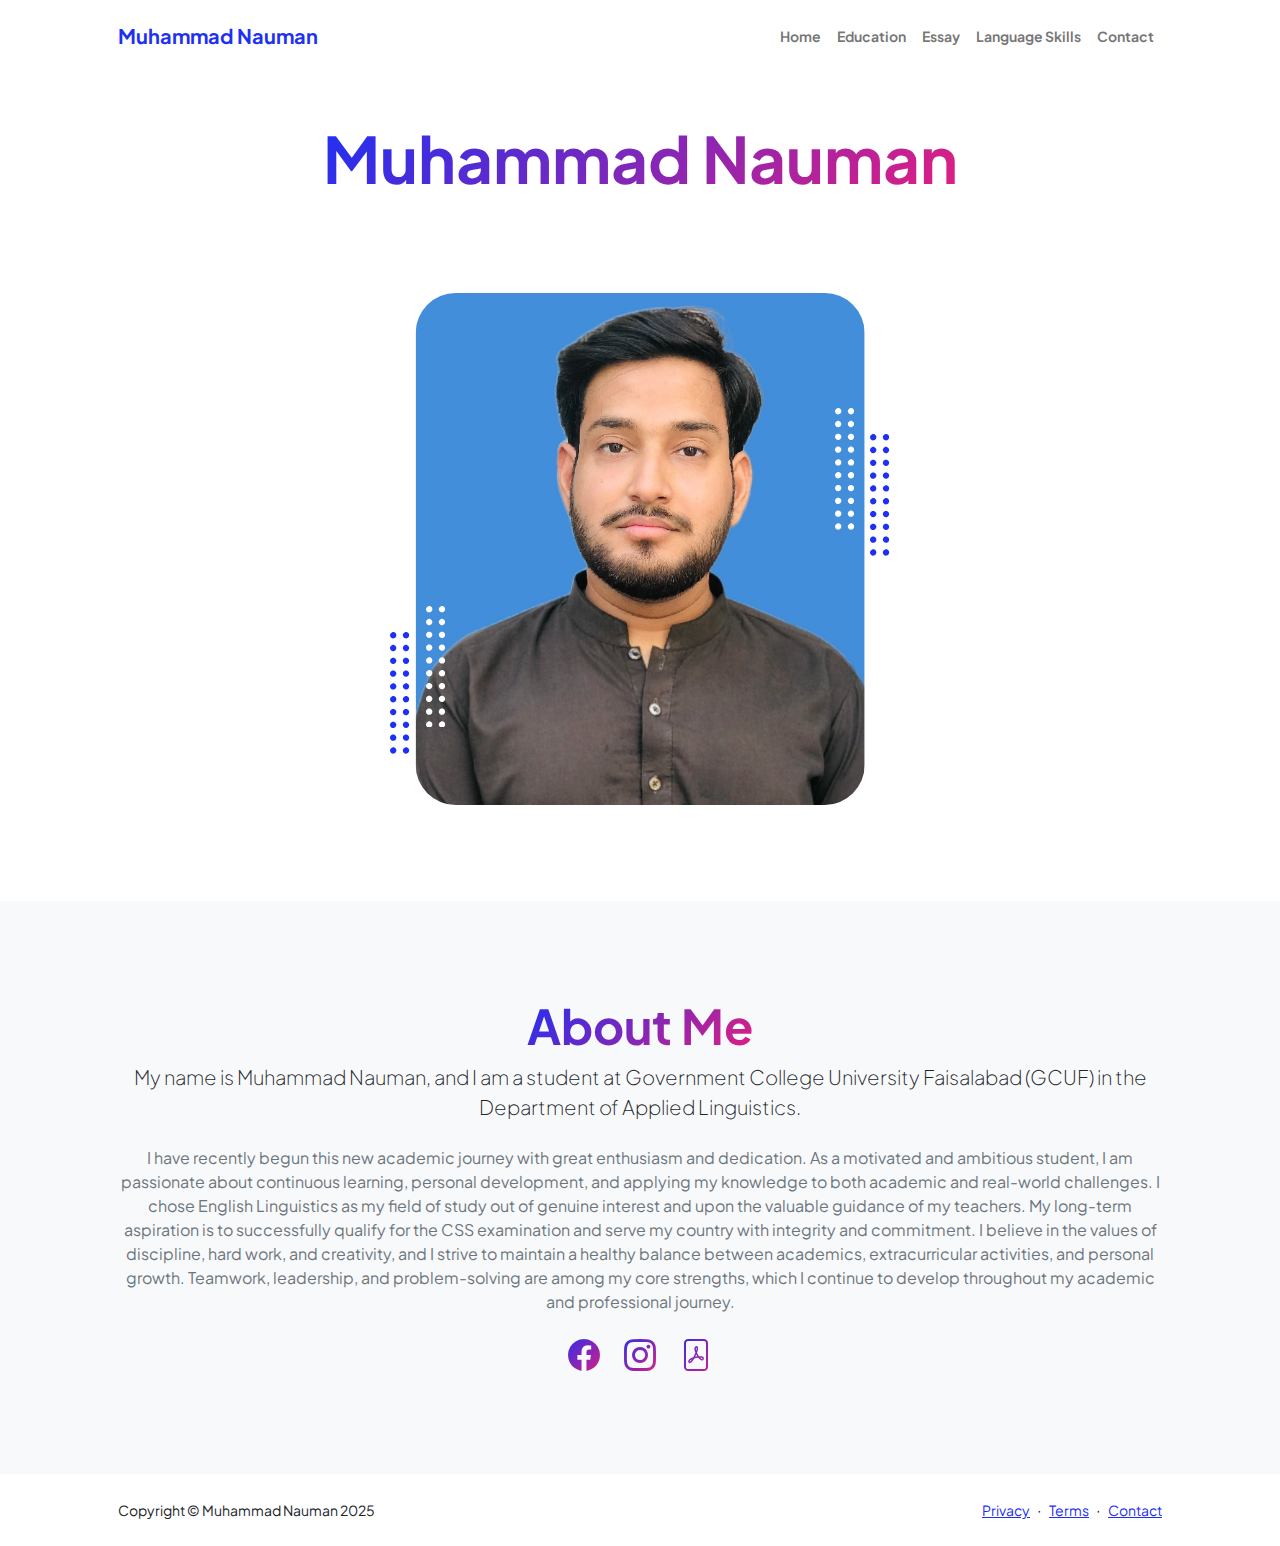
<file: index.html>
<!DOCTYPE html>
<html lang="en">
  <head>
    <meta charset="utf-8" />
    <meta
      name="viewport"
      content="width=device-width, initial-scale=1, shrink-to-fit=no"
    />
    <meta name="description" content="" />
    <meta name="author" content="" />
    <title>Muhammad Nauman</title>
    <!-- Favicon-->
    <link rel="icon" type="image/x-icon" href="assets/favicon.ico" />
    <!-- Custom Google font-->
    <link rel="preconnect" href="https://fonts.googleapis.com" />
    <link rel="preconnect" href="https://fonts.gstatic.com" crossorigin />
    <link
      href="https://fonts.googleapis.com/css2?family=Plus+Jakarta+Sans:wght@100;200;300;400;500;600;700;800;900&amp;display=swap"
      rel="stylesheet"
    />
    <!-- Bootstrap icons-->
    <link
      href="https://cdn.jsdelivr.net/npm/bootstrap-icons@1.8.1/font/bootstrap-icons.css"
      rel="stylesheet"
    />
    <!-- Core theme CSS (includes Bootstrap)-->
    <link href="css/styles.css" rel="stylesheet" />
  </head>
  <body class="d-flex flex-column h-100">
    <main class="flex-shrink-0">
      <!-- Navigation-->
      <nav class="navbar navbar-expand-lg navbar-light bg-white py-3">
        <div class="container px-5">
          <a class="navbar-brand" href="index.html"
            ><span class="fw-bolder text-primary">Muhammad Nauman</span></a
          >
          <button
            class="navbar-toggler"
            type="button"
            data-bs-toggle="collapse"
            data-bs-target="#navbarSupportedContent"
            aria-controls="navbarSupportedContent"
            aria-expanded="false"
            aria-label="Toggle navigation"
          >
            <span class="navbar-toggler-icon"></span>
          </button>
          <div class="collapse navbar-collapse" id="navbarSupportedContent">
            <ul class="navbar-nav ms-auto mb-2 mb-lg-0 small fw-bolder">
              <li class="nav-item">
                <a class="nav-link" href="index.html">Home</a>
              </li>
              <li class="nav-item">
                <a class="nav-link" href="education.html">Education</a>
              </li>
              <li class="nav-item">
                <a class="nav-link" href="essay.html">Essay</a>
              </li>
              <li class="nav-item">
                <a class="nav-link" href="speaking-test.html">Language Skills</a>
              </li>
              <li class="nav-item">
                <a class="nav-link" href="contact.html">Contact</a>
              </li>
            </ul>
          </div>
        </div>
      </nav>
      <!-- Header-->
      <header class="py-5">
        <div class="container px-5 pb-5">
          <div class="row gx-5 align-items-center">
            <div class="col-xxl-5">
              <!-- Header text content-->
              <div class="text-center text-xxl-start">
                <h1 class="display-3 fw-bolder mb-5">
                  <span class="text-gradient d-inline">Muhammad Nauman</span>
                </h1>
              </div>
            </div>
            <div class="col-xxl-7">
              <!-- Header profile picture-->
              <div class="d-flex justify-content-center mt-5 mt-xxl-0">
                <div class="profile bg-gradient-primary-to-secondary">
                  <!-- TIP: For best results, use a photo with a transparent background like the demo example below-->
                  <!-- Watch a tutorial on how to do this on YouTube (link)-->
                  <img class="profile-img" src="assets/pp2.jpg" alt="..." />
                  <div class="dots-1">
                    <!-- SVG Dots-->
                    <svg
                      version="1.1"
                      xmlns="http://www.w3.org/2000/svg"
                      xmlns:xlink="http://www.w3.org/1999/xlink"
                      x="0px"
                      y="0px"
                      viewBox="0 0 191.6 1215.4"
                      style="enable-background: new 0 0 191.6 1215.4"
                      xml:space="preserve"
                    >
                      <g
                        transform="translate(0.000000,1280.000000) scale(0.100000,-0.100000)"
                      >
                        <path
                          d="M227.7,12788.6c-105-35-200-141-222-248c-43-206,163-412,369-369c155,32,275,190,260,339c-11,105-90,213-190,262        C383.7,12801.6,289.7,12808.6,227.7,12788.6z"
                        ></path>
                        <path
                          d="M1507.7,12788.6c-151-50-253-216-222-362c25-119,136-230,254-255c194-41,395,142,375,339c-11,105-90,213-190,262        C1663.7,12801.6,1569.7,12808.6,1507.7,12788.6z"
                        ></path>
                        <path
                          d="M227.7,11508.6c-105-35-200-141-222-248c-43-206,163-412,369-369c155,32,275,190,260,339c-11,105-90,213-190,262        C383.7,11521.6,289.7,11528.6,227.7,11508.6z"
                        ></path>
                        <path
                          d="M1507.7,11508.6c-151-50-253-216-222-362c25-119,136-230,254-255c194-41,395,142,375,339c-11,105-90,213-190,262        C1663.7,11521.6,1569.7,11528.6,1507.7,11508.6z"
                        ></path>
                        <path
                          d="M227.7,10228.6c-105-35-200-141-222-248c-43-206,163-412,369-369c155,32,275,190,260,339c-11,105-90,213-190,262        C383.7,10241.6,289.7,10248.6,227.7,10228.6z"
                        ></path>
                        <path
                          d="M1507.7,10228.6c-105-35-200-141-222-248c-43-206,163-412,369-369c155,32,275,190,260,339c-11,105-90,213-190,262        C1663.7,10241.6,1569.7,10248.6,1507.7,10228.6z"
                        ></path>
                        <path
                          d="M227.7,8948.6c-105-35-200-141-222-248c-43-206,163-412,369-369c155,32,275,190,260,339c-11,105-90,213-190,262        C383.7,8961.6,289.7,8968.6,227.7,8948.6z"
                        ></path>
                        <path
                          d="M1507.7,8948.6c-105-35-200-141-222-248c-43-206,163-412,369-369c155,32,275,190,260,339c-11,105-90,213-190,262        C1663.7,8961.6,1569.7,8968.6,1507.7,8948.6z"
                        ></path>
                        <path
                          d="M227.7,7668.6c-105-35-200-141-222-248c-43-206,163-412,369-369c155,32,275,190,260,339c-11,105-90,213-190,262        C383.7,7681.6,289.7,7688.6,227.7,7668.6z"
                        ></path>
                        <path
                          d="M1507.7,7668.6c-105-35-200-141-222-248c-43-206,163-412,369-369c155,32,275,190,260,339c-11,105-90,213-190,262        C1663.7,7681.6,1569.7,7688.6,1507.7,7668.6z"
                        ></path>
                        <path
                          d="M227.7,6388.6c-105-35-200-141-222-248c-43-206,163-412,369-369c155,32,275,190,260,339c-11,105-90,213-190,262        C383.7,6401.6,289.7,6408.6,227.7,6388.6z"
                        ></path>
                        <path
                          d="M1507.7,6388.6c-105-35-200-141-222-248c-43-206,163-412,369-369c155,32,275,190,260,339c-11,105-90,213-190,262        C1663.7,6401.6,1569.7,6408.6,1507.7,6388.6z"
                        ></path>
                        <path
                          d="M227.7,5108.6c-105-35-200-141-222-248c-43-206,163-412,369-369c155,32,275,190,260,339c-11,105-90,213-190,262        C383.7,5121.6,289.7,5128.6,227.7,5108.6z"
                        ></path>
                        <path
                          d="M1507.7,5108.6c-105-35-200-141-222-248c-43-206,163-412,369-369c155,32,275,190,260,339c-11,105-90,213-190,262        C1663.7,5121.6,1569.7,5128.6,1507.7,5108.6z"
                        ></path>
                        <path
                          d="M227.7,3828.6c-105-35-200-141-222-248c-43-206,163-412,369-369c155,32,275,190,260,339c-11,105-90,213-190,262        C383.7,3841.6,289.7,3848.6,227.7,3828.6z"
                        ></path>
                        <path
                          d="M1507.7,3828.6c-105-35-200-141-222-248c-43-206,163-412,369-369c155,32,275,190,260,339c-11,105-90,213-190,262        C1663.7,3841.6,1569.7,3848.6,1507.7,3828.6z"
                        ></path>
                        <path
                          d="M227.7,2548.6c-105-35-200-141-222-248c-43-206,163-412,369-369c155,32,275,190,260,339c-11,105-90,213-190,262        C383.7,2561.6,289.7,2568.6,227.7,2548.6z"
                        ></path>
                        <path
                          d="M1507.7,2548.6c-105-35-200-141-222-248c-43-206,163-412,369-369c155,32,275,190,260,339c-11,105-90,213-190,262        C1663.7,2561.6,1569.7,2568.6,1507.7,2548.6z"
                        ></path>
                        <path
                          d="M227.7,1268.6c-105-35-200-141-222-248c-43-206,163-412,369-369c155,32,275,190,260,339c-11,105-90,213-190,262        C383.7,1281.6,289.7,1288.6,227.7,1268.6z"
                        ></path>
                        <path
                          d="M1507.7,1268.6c-105-35-200-141-222-248c-43-206,163-412,369-369c155,32,275,190,260,339c-11,105-90,213-190,262        C1663.7,1281.6,1569.7,1288.6,1507.7,1268.6z"
                        ></path>
                      </g>
                    </svg>
                    <!-- END of SVG dots-->
                  </div>
                  <div class="dots-2">
                    <!-- SVG Dots-->
                    <svg
                      version="1.1"
                      xmlns="http://www.w3.org/2000/svg"
                      xmlns:xlink="http://www.w3.org/1999/xlink"
                      x="0px"
                      y="0px"
                      viewBox="0 0 191.6 1215.4"
                      style="enable-background: new 0 0 191.6 1215.4"
                      xml:space="preserve"
                    >
                      <g
                        transform="translate(0.000000,1280.000000) scale(0.100000,-0.100000)"
                      >
                        <path
                          d="M227.7,12788.6c-105-35-200-141-222-248c-43-206,163-412,369-369c155,32,275,190,260,339c-11,105-90,213-190,262        C383.7,12801.6,289.7,12808.6,227.7,12788.6z"
                        ></path>
                        <path
                          d="M1507.7,12788.6c-151-50-253-216-222-362c25-119,136-230,254-255c194-41,395,142,375,339c-11,105-90,213-190,262        C1663.7,12801.6,1569.7,12808.6,1507.7,12788.6z"
                        ></path>
                        <path
                          d="M227.7,11508.6c-105-35-200-141-222-248c-43-206,163-412,369-369c155,32,275,190,260,339c-11,105-90,213-190,262        C383.7,11521.6,289.7,11528.6,227.7,11508.6z"
                        ></path>
                        <path
                          d="M1507.7,11508.6c-151-50-253-216-222-362c25-119,136-230,254-255c194-41,395,142,375,339c-11,105-90,213-190,262        C1663.7,11521.6,1569.7,11528.6,1507.7,11508.6z"
                        ></path>
                        <path
                          d="M227.7,10228.6c-105-35-200-141-222-248c-43-206,163-412,369-369c155,32,275,190,260,339c-11,105-90,213-190,262        C383.7,10241.6,289.7,10248.6,227.7,10228.6z"
                        ></path>
                        <path
                          d="M1507.7,10228.6c-105-35-200-141-222-248c-43-206,163-412,369-369c155,32,275,190,260,339c-11,105-90,213-190,262        C1663.7,10241.6,1569.7,10248.6,1507.7,10228.6z"
                        ></path>
                        <path
                          d="M227.7,8948.6c-105-35-200-141-222-248c-43-206,163-412,369-369c155,32,275,190,260,339c-11,105-90,213-190,262        C383.7,8961.6,289.7,8968.6,227.7,8948.6z"
                        ></path>
                        <path
                          d="M1507.7,8948.6c-105-35-200-141-222-248c-43-206,163-412,369-369c155,32,275,190,260,339c-11,105-90,213-190,262        C1663.7,8961.6,1569.7,8968.6,1507.7,8948.6z"
                        ></path>
                        <path
                          d="M227.7,7668.6c-105-35-200-141-222-248c-43-206,163-412,369-369c155,32,275,190,260,339c-11,105-90,213-190,262        C383.7,7681.6,289.7,7688.6,227.7,7668.6z"
                        ></path>
                        <path
                          d="M1507.7,7668.6c-105-35-200-141-222-248c-43-206,163-412,369-369c155,32,275,190,260,339c-11,105-90,213-190,262        C1663.7,7681.6,1569.7,7688.6,1507.7,7668.6z"
                        ></path>
                        <path
                          d="M227.7,6388.6c-105-35-200-141-222-248c-43-206,163-412,369-369c155,32,275,190,260,339c-11,105-90,213-190,262        C383.7,6401.6,289.7,6408.6,227.7,6388.6z"
                        ></path>
                        <path
                          d="M1507.7,6388.6c-105-35-200-141-222-248c-43-206,163-412,369-369c155,32,275,190,260,339c-11,105-90,213-190,262        C1663.7,6401.6,1569.7,6408.6,1507.7,6388.6z"
                        ></path>
                        <path
                          d="M227.7,5108.6c-105-35-200-141-222-248c-43-206,163-412,369-369c155,32,275,190,260,339c-11,105-90,213-190,262        C383.7,5121.6,289.7,5128.6,227.7,5108.6z"
                        ></path>
                        <path
                          d="M1507.7,5108.6c-105-35-200-141-222-248c-43-206,163-412,369-369c155,32,275,190,260,339c-11,105-90,213-190,262        C1663.7,5121.6,1569.7,5128.6,1507.7,5108.6z"
                        ></path>
                        <path
                          d="M227.7,3828.6c-105-35-200-141-222-248c-43-206,163-412,369-369c155,32,275,190,260,339c-11,105-90,213-190,262        C383.7,3841.6,289.7,3848.6,227.7,3828.6z"
                        ></path>
                        <path
                          d="M1507.7,3828.6c-105-35-200-141-222-248c-43-206,163-412,369-369c155,32,275,190,260,339c-11,105-90,213-190,262        C1663.7,3841.6,1569.7,3848.6,1507.7,3828.6z"
                        ></path>
                        <path
                          d="M227.7,2548.6c-105-35-200-141-222-248c-43-206,163-412,369-369c155,32,275,190,260,339c-11,105-90,213-190,262        C383.7,2561.6,289.7,2568.6,227.7,2548.6z"
                        ></path>
                        <path
                          d="M1507.7,2548.6c-105-35-200-141-222-248c-43-206,163-412,369-369c155,32,275,190,260,339c-11,105-90,213-190,262        C1663.7,2561.6,1569.7,2568.6,1507.7,2548.6z"
                        ></path>
                        <path
                          d="M227.7,1268.6c-105-35-200-141-222-248c-43-206,163-412,369-369c155,32,275,190,260,339c-11,105-90,213-190,262        C383.7,1281.6,289.7,1288.6,227.7,1268.6z"
                        ></path>
                        <path
                          d="M1507.7,1268.6c-105-35-200-141-222-248c-43-206,163-412,369-369c155,32,275,190,260,339c-11,105-90,213-190,262        C1663.7,1281.6,1569.7,1288.6,1507.7,1268.6z"
                        ></path>
                      </g>
                    </svg>
                    <!-- END of SVG dots-->
                  </div>
                  <div class="dots-3">
                    <!-- SVG Dots-->
                    <svg
                      version="1.1"
                      xmlns="http://www.w3.org/2000/svg"
                      xmlns:xlink="http://www.w3.org/1999/xlink"
                      x="0px"
                      y="0px"
                      viewBox="0 0 191.6 1215.4"
                      style="enable-background: new 0 0 191.6 1215.4"
                      xml:space="preserve"
                    >
                      <g
                        transform="translate(0.000000,1280.000000) scale(0.100000,-0.100000)"
                      >
                        <path
                          d="M227.7,12788.6c-105-35-200-141-222-248c-43-206,163-412,369-369c155,32,275,190,260,339c-11,105-90,213-190,262        C383.7,12801.6,289.7,12808.6,227.7,12788.6z"
                        ></path>
                        <path
                          d="M1507.7,12788.6c-151-50-253-216-222-362c25-119,136-230,254-255c194-41,395,142,375,339c-11,105-90,213-190,262        C1663.7,12801.6,1569.7,12808.6,1507.7,12788.6z"
                        ></path>
                        <path
                          d="M227.7,11508.6c-105-35-200-141-222-248c-43-206,163-412,369-369c155,32,275,190,260,339c-11,105-90,213-190,262        C383.7,11521.6,289.7,11528.6,227.7,11508.6z"
                        ></path>
                        <path
                          d="M1507.7,11508.6c-151-50-253-216-222-362c25-119,136-230,254-255c194-41,395,142,375,339c-11,105-90,213-190,262        C1663.7,11521.6,1569.7,11528.6,1507.7,11508.6z"
                        ></path>
                        <path
                          d="M227.7,10228.6c-105-35-200-141-222-248c-43-206,163-412,369-369c155,32,275,190,260,339c-11,105-90,213-190,262        C383.7,10241.6,289.7,10248.6,227.7,10228.6z"
                        ></path>
                        <path
                          d="M1507.7,10228.6c-105-35-200-141-222-248c-43-206,163-412,369-369c155,32,275,190,260,339c-11,105-90,213-190,262        C1663.7,10241.6,1569.7,10248.6,1507.7,10228.6z"
                        ></path>
                        <path
                          d="M227.7,8948.6c-105-35-200-141-222-248c-43-206,163-412,369-369c155,32,275,190,260,339c-11,105-90,213-190,262        C383.7,8961.6,289.7,8968.6,227.7,8948.6z"
                        ></path>
                        <path
                          d="M1507.7,8948.6c-105-35-200-141-222-248c-43-206,163-412,369-369c155,32,275,190,260,339c-11,105-90,213-190,262        C1663.7,8961.6,1569.7,8968.6,1507.7,8948.6z"
                        ></path>
                        <path
                          d="M227.7,7668.6c-105-35-200-141-222-248c-43-206,163-412,369-369c155,32,275,190,260,339c-11,105-90,213-190,262        C383.7,7681.6,289.7,7688.6,227.7,7668.6z"
                        ></path>
                        <path
                          d="M1507.7,7668.6c-105-35-200-141-222-248c-43-206,163-412,369-369c155,32,275,190,260,339c-11,105-90,213-190,262        C1663.7,7681.6,1569.7,7688.6,1507.7,7668.6z"
                        ></path>
                        <path
                          d="M227.7,6388.6c-105-35-200-141-222-248c-43-206,163-412,369-369c155,32,275,190,260,339c-11,105-90,213-190,262        C383.7,6401.6,289.7,6408.6,227.7,6388.6z"
                        ></path>
                        <path
                          d="M1507.7,6388.6c-105-35-200-141-222-248c-43-206,163-412,369-369c155,32,275,190,260,339c-11,105-90,213-190,262        C1663.7,6401.6,1569.7,6408.6,1507.7,6388.6z"
                        ></path>
                        <path
                          d="M227.7,5108.6c-105-35-200-141-222-248c-43-206,163-412,369-369c155,32,275,190,260,339c-11,105-90,213-190,262        C383.7,5121.6,289.7,5128.6,227.7,5108.6z"
                        ></path>
                        <path
                          d="M1507.7,5108.6c-105-35-200-141-222-248c-43-206,163-412,369-369c155,32,275,190,260,339c-11,105-90,213-190,262        C1663.7,5121.6,1569.7,5128.6,1507.7,5108.6z"
                        ></path>
                        <path
                          d="M227.7,3828.6c-105-35-200-141-222-248c-43-206,163-412,369-369c155,32,275,190,260,339c-11,105-90,213-190,262        C383.7,3841.6,289.7,3848.6,227.7,3828.6z"
                        ></path>
                        <path
                          d="M1507.7,3828.6c-105-35-200-141-222-248c-43-206,163-412,369-369c155,32,275,190,260,339c-11,105-90,213-190,262        C1663.7,3841.6,1569.7,3848.6,1507.7,3828.6z"
                        ></path>
                        <path
                          d="M227.7,2548.6c-105-35-200-141-222-248c-43-206,163-412,369-369c155,32,275,190,260,339c-11,105-90,213-190,262        C383.7,2561.6,289.7,2568.6,227.7,2548.6z"
                        ></path>
                        <path
                          d="M1507.7,2548.6c-105-35-200-141-222-248c-43-206,163-412,369-369c155,32,275,190,260,339c-11,105-90,213-190,262        C1663.7,2561.6,1569.7,2568.6,1507.7,2548.6z"
                        ></path>
                        <path
                          d="M227.7,1268.6c-105-35-200-141-222-248c-43-206,163-412,369-369c155,32,275,190,260,339c-11,105-90,213-190,262        C383.7,1281.6,289.7,1288.6,227.7,1268.6z"
                        ></path>
                        <path
                          d="M1507.7,1268.6c-105-35-200-141-222-248c-43-206,163-412,369-369c155,32,275,190,260,339c-11,105-90,213-190,262        C1663.7,1281.6,1569.7,1288.6,1507.7,1268.6z"
                        ></path>
                      </g>
                    </svg>
                    <!-- END of SVG dots-->
                  </div>
                  <div class="dots-4">
                    <!-- SVG Dots-->
                    <svg
                      version="1.1"
                      xmlns="http://www.w3.org/2000/svg"
                      xmlns:xlink="http://www.w3.org/1999/xlink"
                      x="0px"
                      y="0px"
                      viewBox="0 0 191.6 1215.4"
                      style="enable-background: new 0 0 191.6 1215.4"
                      xml:space="preserve"
                    >
                      <g
                        transform="translate(0.000000,1280.000000) scale(0.100000,-0.100000)"
                      >
                        <path
                          d="M227.7,12788.6c-105-35-200-141-222-248c-43-206,163-412,369-369c155,32,275,190,260,339c-11,105-90,213-190,262        C383.7,12801.6,289.7,12808.6,227.7,12788.6z"
                        ></path>
                        <path
                          d="M1507.7,12788.6c-151-50-253-216-222-362c25-119,136-230,254-255c194-41,395,142,375,339c-11,105-90,213-190,262        C1663.7,12801.6,1569.7,12808.6,1507.7,12788.6z"
                        ></path>
                        <path
                          d="M227.7,11508.6c-105-35-200-141-222-248c-43-206,163-412,369-369c155,32,275,190,260,339c-11,105-90,213-190,262        C383.7,11521.6,289.7,11528.6,227.7,11508.6z"
                        ></path>
                        <path
                          d="M1507.7,11508.6c-151-50-253-216-222-362c25-119,136-230,254-255c194-41,395,142,375,339c-11,105-90,213-190,262        C1663.7,11521.6,1569.7,11528.6,1507.7,11508.6z"
                        ></path>
                        <path
                          d="M227.7,10228.6c-105-35-200-141-222-248c-43-206,163-412,369-369c155,32,275,190,260,339c-11,105-90,213-190,262        C383.7,10241.6,289.7,10248.6,227.7,10228.6z"
                        ></path>
                        <path
                          d="M1507.7,10228.6c-105-35-200-141-222-248c-43-206,163-412,369-369c155,32,275,190,260,339c-11,105-90,213-190,262        C1663.7,10241.6,1569.7,10248.6,1507.7,10228.6z"
                        ></path>
                        <path
                          d="M227.7,8948.6c-105-35-200-141-222-248c-43-206,163-412,369-369c155,32,275,190,260,339c-11,105-90,213-190,262        C383.7,8961.6,289.7,8968.6,227.7,8948.6z"
                        ></path>
                        <path
                          d="M1507.7,8948.6c-105-35-200-141-222-248c-43-206,163-412,369-369c155,32,275,190,260,339c-11,105-90,213-190,262        C1663.7,8961.6,1569.7,8968.6,1507.7,8948.6z"
                        ></path>
                        <path
                          d="M227.7,7668.6c-105-35-200-141-222-248c-43-206,163-412,369-369c155,32,275,190,260,339c-11,105-90,213-190,262        C383.7,7681.6,289.7,7688.6,227.7,7668.6z"
                        ></path>
                        <path
                          d="M1507.7,7668.6c-105-35-200-141-222-248c-43-206,163-412,369-369c155,32,275,190,260,339c-11,105-90,213-190,262        C1663.7,7681.6,1569.7,7688.6,1507.7,7668.6z"
                        ></path>
                        <path
                          d="M227.7,6388.6c-105-35-200-141-222-248c-43-206,163-412,369-369c155,32,275,190,260,339c-11,105-90,213-190,262        C383.7,6401.6,289.7,6408.6,227.7,6388.6z"
                        ></path>
                        <path
                          d="M1507.7,6388.6c-105-35-200-141-222-248c-43-206,163-412,369-369c155,32,275,190,260,339c-11,105-90,213-190,262        C1663.7,6401.6,1569.7,6408.6,1507.7,6388.6z"
                        ></path>
                        <path
                          d="M227.7,5108.6c-105-35-200-141-222-248c-43-206,163-412,369-369c155,32,275,190,260,339c-11,105-90,213-190,262        C383.7,5121.6,289.7,5128.6,227.7,5108.6z"
                        ></path>
                        <path
                          d="M1507.7,5108.6c-105-35-200-141-222-248c-43-206,163-412,369-369c155,32,275,190,260,339c-11,105-90,213-190,262        C1663.7,5121.6,1569.7,5128.6,1507.7,5108.6z"
                        ></path>
                        <path
                          d="M227.7,3828.6c-105-35-200-141-222-248c-43-206,163-412,369-369c155,32,275,190,260,339c-11,105-90,213-190,262        C383.7,3841.6,289.7,3848.6,227.7,3828.6z"
                        ></path>
                        <path
                          d="M1507.7,3828.6c-105-35-200-141-222-248c-43-206,163-412,369-369c155,32,275,190,260,339c-11,105-90,213-190,262        C1663.7,3841.6,1569.7,3848.6,1507.7,3828.6z"
                        ></path>
                        <path
                          d="M227.7,2548.6c-105-35-200-141-222-248c-43-206,163-412,369-369c155,32,275,190,260,339c-11,105-90,213-190,262        C383.7,2561.6,289.7,2568.6,227.7,2548.6z"
                        ></path>
                        <path
                          d="M1507.7,2548.6c-105-35-200-141-222-248c-43-206,163-412,369-369c155,32,275,190,260,339c-11,105-90,213-190,262        C1663.7,2561.6,1569.7,2568.6,1507.7,2548.6z"
                        ></path>
                        <path
                          d="M227.7,1268.6c-105-35-200-141-222-248c-43-206,163-412,369-369c155,32,275,190,260,339c-11,105-90,213-190,262        C383.7,1281.6,289.7,1288.6,227.7,1268.6z"
                        ></path>
                        <path
                          d="M1507.7,1268.6c-105-35-200-141-222-248c-43-206,163-412,369-369c155,32,275,190,260,339c-11,105-90,213-190,262        C1663.7,1281.6,1569.7,1288.6,1507.7,1268.6z"
                        ></path>
                      </g>
                    </svg>
                    <!-- END of SVG dots-->
                  </div>
                </div>
              </div>
            </div>
          </div>
        </div>
      </header>
      <!-- About Section-->
      <section class="bg-light py-5">
        <div class="container px-5">
          <div class="row gx-5 justify-content-center">
            <div class="col-xxl-8">
              <div class="text-center my-5">
                <h2 class="display-5 fw-bolder">
                  <span class="text-gradient d-inline">About Me</span>
                </h2>
                <p class="lead fw-light mb-4">
                  My name is Muhammad Nauman, and I am a student at Government
                  College University Faisalabad (GCUF) in the Department of
                  Applied Linguistics.
                </p>
                <p class="text-muted">
                  I have recently begun this new academic journey with great
                  enthusiasm and dedication. As a motivated and ambitious
                  student, I am passionate about continuous learning, personal
                  development, and applying my knowledge to both academic and
                  real-world challenges. I chose English Linguistics as my field
                  of study out of genuine interest and upon the valuable
                  guidance of my teachers. My long-term aspiration is to
                  successfully qualify for the CSS examination and serve my
                  country with integrity and commitment. I believe in the values
                  of discipline, hard work, and creativity, and I strive to
                  maintain a healthy balance between academics, extracurricular
                  activities, and personal growth. Teamwork, leadership, and
                  problem-solving are among my core strengths, which I continue
                  to develop throughout my academic and professional journey.
                </p>
                <div class="d-flex justify-content-center fs-2 gap-4">
                  <a
                    class="text-gradient"
                    href="https://www.facebook.com/profile.php?id=100077301414439&mibextid=ZbWKwL"
                    ><i class="bi bi-facebook"></i
                  ></a>
                  <a
                    class="text-gradient"
                    href="https://www.instagram.com/nauman__rasheed?igsh=MTZ2eHltOXUwOW9nbw=="
                    ><i class="bi bi-instagram"></i
                  ></a>
                  <a
                    class="text-gradient"
                    href="assets/Muhammad Nauman (2).pdf"
                    target="_blank"
                    ><i class="bi bi-file-pdf"></i
                  ></a>
                </div>
              </div>
            </div>
          </div>
        </div>
      </section>
    </main>
    <!-- Footer-->
    <footer class="bg-white py-4 mt-auto">
      <div class="container px-5">
        <div
          class="row align-items-center justify-content-between flex-column flex-sm-row"
        >
          <div class="col-auto">
            <div class="small m-0">Copyright &copy; Muhammad Nauman 2025</div>
          </div>
          <div class="col-auto">
            <a class="small" href="#!">Privacy</a>
            <span class="mx-1">&middot;</span>
            <a class="small" href="#!">Terms</a>
            <span class="mx-1">&middot;</span>
            <a class="small" href="#!">Contact</a>
          </div>
        </div>
      </div>
    </footer>
    <!-- Bootstrap core JS-->
    <script src="https://cdn.jsdelivr.net/npm/bootstrap@5.2.3/dist/js/bootstrap.bundle.min.js"></script>
    <!-- Core theme JS-->
    <script src="js/scripts.js"></script>
  </body>
</html>
</file>
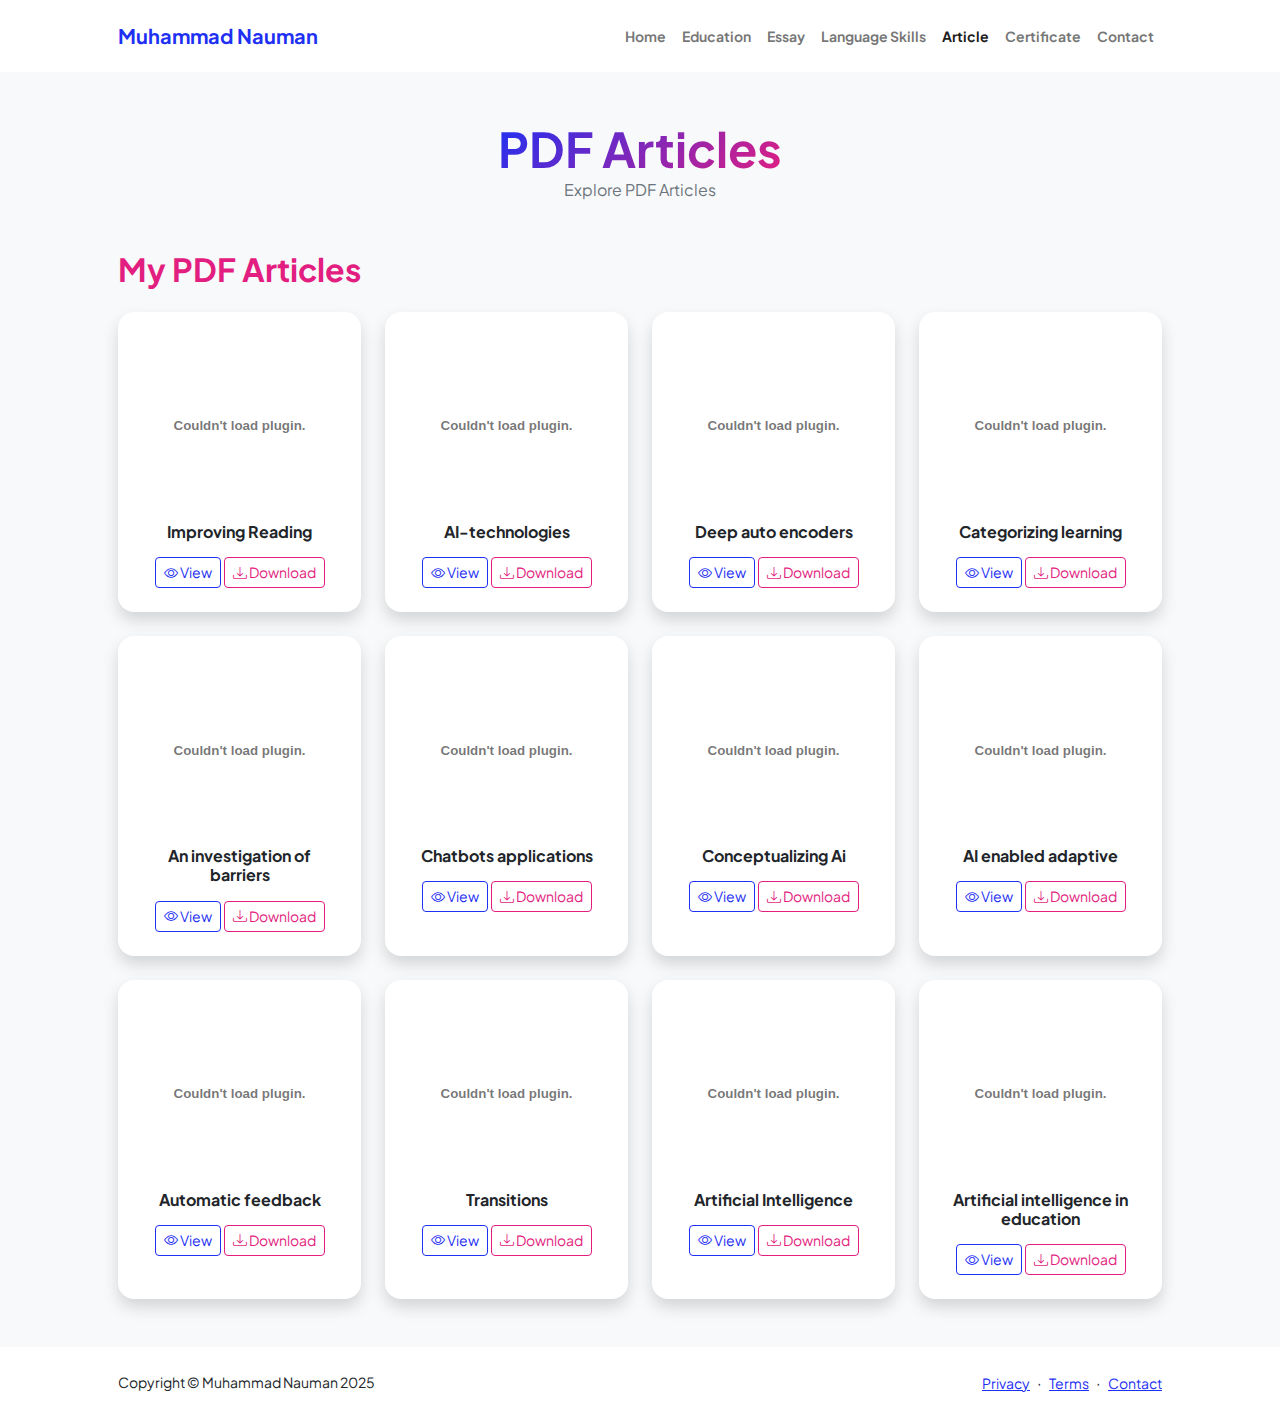
<file: article.html>
<!DOCTYPE html>
<html lang="en">
  <head>
    <meta charset="utf-8" />
    <meta
      name="viewport"
      content="width=device-width, initial-scale=1, shrink-to-fit=no"
    />
    <meta name="description" content="" />
    <meta name="author" content="" />
    <title>Muhammad Nauman</title>
    <!-- Favicon-->
    <link rel="icon" type="image/x-icon" href="assets/favicon.ico" />
    <!-- Custom Google font-->
    <link rel="preconnect" href="https://fonts.googleapis.com" />
    <link rel="preconnect" href="https://fonts.gstatic.com" crossorigin />
    <link
      href="https://fonts.googleapis.com/css2?family=Plus+Jakarta+Sans:wght@100;200;300;400;500;600;700;800;900&amp;display=swap"
      rel="stylesheet"
    />
    <!-- Bootstrap icons-->
    <link
      href="https://cdn.jsdelivr.net/npm/bootstrap-icons@1.8.1/font/bootstrap-icons.css"
      rel="stylesheet"
    />
    <!-- Core theme CSS (includes Bootstrap)-->
    <link href="css/styles.css" rel="stylesheet" />
  </head>
  <body class="d-flex flex-column h-100 bg-light">
    <main class="flex-shrink-0">
      <!-- Navigation -->
      <nav class="navbar navbar-expand-lg navbar-light bg-white py-3">
        <div class="container px-5">
          <a class="navbar-brand" href="index.html"
            ><span class="fw-bolder text-primary">Muhammad Nauman</span></a
          >
          <button
            class="navbar-toggler"
            type="button"
            data-bs-toggle="collapse"
            data-bs-target="#navbarSupportedContent"
            aria-controls="navbarSupportedContent"
            aria-expanded="false"
            aria-label="Toggle navigation"
          >
            <span class="navbar-toggler-icon"></span>
          </button>
          <div class="collapse navbar-collapse" id="navbarSupportedContent">
            <ul class="navbar-nav ms-auto mb-2 mb-lg-0 small fw-bolder">
              <li class="nav-item">
                <a class="nav-link" href="index.html">Home</a>
              </li>
              <li class="nav-item">
                <a class="nav-link" href="education.html">Education</a>
              </li>
              <li class="nav-item">
                <a class="nav-link" href="essay.html">Essay</a>
              </li>
              <li class="nav-item">
                <a class="nav-link" href="speaking-test.html"
                  >Language Skills</a
                >
              </li>
              <li class="nav-item">
                <a class="nav-link active" href="article.html">Article</a>
              </li>
              <li class="nav-item">
                <a class="nav-link" href="certificate.html">Certificate</a>
              </li>
              <li class="nav-item">
                <a class="nav-link" href="contact.html">Contact</a>
              </li>
            </ul>
          </div>
        </div>
      </nav>

      <!-- Page Content -->
      <div class="container px-5 my-5">
        <div class="text-center mb-5">
          <h1 class="display-5 fw-bolder mb-0">
            <span class="text-gradient d-inline">PDF Articles</span>
          </h1>
          <p class="text-muted">Explore PDF Articles</p>
        </div>

        <div class="row gx-5 justify-content-center">
          <div class="col-lg-11 col-xl-12 col-xxl-8">
            <!-- AI Detection Section -->
            <section>
              <h2 class="text-secondary fw-bolder mb-4">My PDF Articles</h2>

              <div class="row g-4">
                <!-- PDF 1 -->
                <div class="col-12 col-md-6 col-lg-4 col-xl-3">
                  <div class="card shadow border-0 rounded-4 h-100 text-center">
                    <div class="card-body p-4">
                      <embed
                        src="assets/Improving-reading.pdf#toolbar=0"
                        type="application/pdf"
                        width="100%"
                        height="180px"
                        style="border-radius: 10px"
                        onerror="this.outerHTML='<img src=\'assets/pdf-icon.png\' class=\'img-fluid rounded-4 mb-3\' style=\'height:180px;object-fit:contain;\' />'"
                      />

                      <h6 class="fw-bold" title="Improving Reading">
                        Improving Reading
                      </h6>
                      <div class="mt-3">
                        <a
                          href="assets/Improving-reading.pdf"
                          target="_blank"
                          class="btn btn-sm btn-outline-primary"
                          ><i class="bi bi-eye"></i> View</a
                        >
                        <a
                          href="assets/Improving-reading.pdf"
                          download
                          class="btn btn-sm btn-outline-secondary"
                          ><i class="bi bi-download"></i> Download</a
                        >
                      </div>
                    </div>
                  </div>
                </div>
                <!-- PDF 2 -->
                <div class="col-12 col-md-6 col-lg-4 col-xl-3">
                  <div class="card shadow border-0 rounded-4 h-100 text-center">
                    <div class="card-body p-4">
                      <embed
                        src="assets/AI-technologies.pdf#toolbar=0"
                        type="application/pdf"
                        width="100%"
                        height="180px"
                        style="border-radius: 10px"
                        onerror="this.outerHTML='<img src=\'assets/pdf-icon.png\' class=\'img-fluid rounded-4 mb-3\' style=\'height:180px;object-fit:contain;\' />'"
                      />

                      <h6 class="fw-bold" title="AI-technologies">
                        AI-technologies
                      </h6>
                      <div class="mt-3">
                        <a
                          href="assets/AI-technologies.pdf"
                          target="_blank"
                          class="btn btn-sm btn-outline-primary"
                          ><i class="bi bi-eye"></i> View</a
                        >
                        <a
                          href="assets/AI-technologies.pdf"
                          download
                          class="btn btn-sm btn-outline-secondary"
                          ><i class="bi bi-download"></i> Download</a
                        >
                      </div>
                    </div>
                  </div>
                </div>
                <!-- PDF 3 -->
                <div class="col-12 col-md-6 col-lg-4 col-xl-3">
                  <div class="card shadow border-0 rounded-4 h-100 text-center">
                    <div class="card-body p-4">
                      <embed
                        src="assets/Deep-auto-encoders.pdf#toolbar=0"
                        type="application/pdf"
                        width="100%"
                        height="180px"
                        style="border-radius: 10px"
                        onerror="this.outerHTML='<img src=\'assets/pdf-icon.png\' class=\'img-fluid rounded-4 mb-3\' style=\'height:180px;object-fit:contain;\' />'"
                      />

                      <h6 class="fw-bold" title="Deep auto encoders">
                        Deep auto encoders
                      </h6>
                      <div class="mt-3">
                        <a
                          href="assets/Deep-auto-encoders.pdf"
                          target="_blank"
                          class="btn btn-sm btn-outline-primary"
                          ><i class="bi bi-eye"></i> View</a
                        >
                        <a
                          href="assets/Deep-auto-encoders.pdf"
                          download
                          class="btn btn-sm btn-outline-secondary"
                          ><i class="bi bi-download"></i> Download</a
                        >
                      </div>
                    </div>
                  </div>
                </div>
                <!-- PDF 3 -->
                <div class="col-12 col-md-6 col-lg-4 col-xl-3">
                  <div class="card shadow border-0 rounded-4 h-100 text-center">
                    <div class="card-body p-4">
                      <embed
                        src="assets/Categorizing-learning.pdf#toolbar=0"
                        type="application/pdf"
                        width="100%"
                        height="180px"
                        style="border-radius: 10px"
                        onerror="this.outerHTML='<img src=\'assets/pdf-icon.png\' class=\'img-fluid rounded-4 mb-3\' style=\'height:180px;object-fit:contain;\' />'"
                      />

                      <h6 class="fw-bold" title="Categorizing learning">
                        Categorizing learning
                      </h6>
                      <div class="mt-3">
                        <a
                          href="assets/Categorizing-learning.pdf "
                          target="_blank"
                          class="btn btn-sm btn-outline-primary"
                          ><i class="bi bi-eye"></i> View</a
                        >
                        <a
                          href="assets/Categorizing-learning.pdf "
                          download
                          class="btn btn-sm btn-outline-secondary"
                          ><i class="bi bi-download"></i> Download</a
                        >
                      </div>
                    </div>
                  </div>
                </div>
                <!-- PDF 3 -->
                <div class="col-12 col-md-6 col-lg-4 col-xl-3">
                  <div class="card shadow border-0 rounded-4 h-100 text-center">
                    <div class="card-body p-4">
                      <embed
                        src="assets/An-investigation-of-barriers.pdf#toolbar=0"
                        type="application/pdf"
                        width="100%"
                        height="180px"
                        style="border-radius: 10px"
                        onerror="this.outerHTML='<img src=\'assets/pdf-icon.png\' class=\'img-fluid rounded-4 mb-3\' style=\'height:180px;object-fit:contain;\' />'"
                      />

                      <h6 class="fw-bold" title="An investigation of barriers">
                        An investigation of barriers
                      </h6>
                      <div class="mt-3">
                        <a
                          href="assets/An-investigation-of-barriers.pdf  "
                          target="_blank"
                          class="btn btn-sm btn-outline-primary"
                          ><i class="bi bi-eye"></i> View</a
                        >
                        <a
                          href="assets/An-investigation-of-barriers.pdf  "
                          download
                          class="btn btn-sm btn-outline-secondary"
                          ><i class="bi bi-download"></i> Download</a
                        >
                      </div>
                    </div>
                  </div>
                </div>
                <!-- PDF 3 -->
                <div class="col-12 col-md-6 col-lg-4 col-xl-3">
                  <div class="card shadow border-0 rounded-4 h-100 text-center">
                    <div class="card-body p-4">
                      <embed
                        src="assets/Chatbots-applications.pdf#toolbar=0"
                        type="application/pdf"
                        width="100%"
                        height="180px"
                        style="border-radius: 10px"
                        onerror="this.outerHTML='<img src=\'assets/pdf-icon.png\' class=\'img-fluid rounded-4 mb-3\' style=\'height:180px;object-fit:contain;\' />'"
                      />

                      <h6 class="fw-bold" title="Chatbots applications">
                        Chatbots applications
                      </h6>
                      <div class="mt-3">
                        <a
                          href="assets/Chatbots-applications.pdf"
                          target="_blank"
                          class="btn btn-sm btn-outline-primary"
                          ><i class="bi bi-eye"></i> View</a
                        >
                        <a
                          href="assets/Chatbots-applications.pdf"
                          download
                          class="btn btn-sm btn-outline-secondary"
                          ><i class="bi bi-download"></i> Download</a
                        >
                      </div>
                    </div>
                  </div>
                </div>
                <!-- PDF 3 -->
                <div class="col-12 col-md-6 col-lg-4 col-xl-3">
                  <div class="card shadow border-0 rounded-4 h-100 text-center">
                    <div class="card-body p-4">
                      <embed
                        src="assets/Conceptualizing-Ai.pdf#toolbar=0"
                        type="application/pdf"
                        width="100%"
                        height="180px"
                        style="border-radius: 10px"
                        onerror="this.outerHTML='<img src=\'assets/pdf-icon.png\' class=\'img-fluid rounded-4 mb-3\' style=\'height:180px;object-fit:contain;\' />'"
                      />

                      <h6 class="fw-bold" title="Conceptualizing Ai">
                        Conceptualizing Ai
                      </h6>
                      <div class="mt-3">
                        <a
                          href="assets/Conceptualizing-Ai.pdf"
                          target="_blank"
                          class="btn btn-sm btn-outline-primary"
                          ><i class="bi bi-eye"></i> View</a
                        >
                        <a
                          href="assets/Conceptualizing-Ai.pdf"
                          download
                          class="btn btn-sm btn-outline-secondary"
                          ><i class="bi bi-download"></i> Download</a
                        >
                      </div>
                    </div>
                  </div>
                </div>
                <!-- PDF 3 -->
                <div class="col-12 col-md-6 col-lg-4 col-xl-3">
                  <div class="card shadow border-0 rounded-4 h-100 text-center">
                    <div class="card-body p-4">
                      <embed
                        src="assets/AI-enabled-adaptive.pdf#toolbar=0"
                        type="application/pdf"
                        width="100%"
                        height="180px"
                        style="border-radius: 10px"
                        onerror="this.outerHTML='<img src=\'assets/pdf-icon.png\' class=\'img-fluid rounded-4 mb-3\' style=\'height:180px;object-fit:contain;\' />'"
                      />

                      <h6 class="fw-bold" title="AI enabled adaptive">
                        AI enabled adaptive
                      </h6>
                      <div class="mt-3">
                        <a
                          href="assets/AI-enabled-adaptive.pdf"
                          target="_blank"
                          class="btn btn-sm btn-outline-primary"
                          ><i class="bi bi-eye"></i> View</a
                        >
                        <a
                          href="assets/AI-enabled-adaptive.pdf"
                          download
                          class="btn btn-sm btn-outline-secondary"
                          ><i class="bi bi-download"></i> Download</a
                        >
                      </div>
                    </div>
                  </div>
                </div>
                <!-- PDF 3 -->
                <div class="col-12 col-md-6 col-lg-4 col-xl-3">
                  <div class="card shadow border-0 rounded-4 h-100 text-center">
                    <div class="card-body p-4">
                      <embed
                        src="assets/Automatic-feedback.pdf#toolbar=0"
                        type="application/pdf"
                        width="100%"
                        height="180px"
                        style="border-radius: 10px"
                        onerror="this.outerHTML='<img src=\'assets/pdf-icon.png\' class=\'img-fluid rounded-4 mb-3\' style=\'height:180px;object-fit:contain;\' />'"
                      />

                      <h6 class="fw-bold" title="Automatic feedback">
                        Automatic feedback
                      </h6>
                      <div class="mt-3">
                        <a
                          href="assets/Automatic-feedback.pdf"
                          target="_blank"
                          class="btn btn-sm btn-outline-primary"
                          ><i class="bi bi-eye"></i> View</a
                        >
                        <a
                          href="assets/Automatic-feedback.pdf"
                          download
                          class="btn btn-sm btn-outline-secondary"
                          ><i class="bi bi-download"></i> Download</a
                        >
                      </div>
                    </div>
                  </div>
                </div>
                <!-- PDF 3 -->
                <div class="col-12 col-md-6 col-lg-4 col-xl-3">
                  <div class="card shadow border-0 rounded-4 h-100 text-center">
                    <div class="card-body p-4">
                      <embed
                        src="assets/Transitions.pdf#toolbar=0"
                        type="application/pdf"
                        width="100%"
                        height="180px"
                        style="border-radius: 10px"
                        onerror="this.outerHTML='<img src=\'assets/pdf-icon.png\' class=\'img-fluid rounded-4 mb-3\' style=\'height:180px;object-fit:contain;\' />'"
                      />

                      <h6 class="fw-bold" title="Transitions">
                        Transitions
                      </h6>
                      <div class="mt-3">
                        <a
                          href="assets/Transitions.pdf"
                          target="_blank"
                          class="btn btn-sm btn-outline-primary"
                          ><i class="bi bi-eye"></i> View</a
                        >
                        <a
                          href="assets/Transitions.pdf"
                          download
                          class="btn btn-sm btn-outline-secondary"
                          ><i class="bi bi-download"></i> Download</a
                        >
                      </div>
                    </div>
                  </div>
                </div>
                <!-- PDF 3 -->
                <div class="col-12 col-md-6 col-lg-4 col-xl-3">
                  <div class="card shadow border-0 rounded-4 h-100 text-center">
                    <div class="card-body p-4">
                      <embed
                        src="assets/Artificial-Intelligence.pdf#toolbar=0"
                        type="application/pdf"
                        width="100%"
                        height="180px"
                        style="border-radius: 10px"
                        onerror="this.outerHTML='<img src=\'assets/pdf-icon.png\' class=\'img-fluid rounded-4 mb-3\' style=\'height:180px;object-fit:contain;\' />'"
                      />

                      <h6 class="fw-bold" title="Artificial Intelligence">
                        Artificial Intelligence
                      </h6>
                      <div class="mt-3">
                        <a
                          href="assets/Artificial-Intelligence.pdf"
                          target="_blank"
                          class="btn btn-sm btn-outline-primary"
                          ><i class="bi bi-eye"></i> View</a
                        >
                        <a
                          href="assets/Artificial-Intelligence.pdf"
                          download
                          class="btn btn-sm btn-outline-secondary"
                          ><i class="bi bi-download"></i> Download</a
                        >
                      </div>
                    </div>
                  </div>
                </div>
                <!-- PDF 3 -->
                <div class="col-12 col-md-6 col-lg-4 col-xl-3">
                  <div class="card shadow border-0 rounded-4 h-100 text-center">
                    <div class="card-body p-4">
                      <embed
                        src="assets/Artificial-intelligence-in-education.pdf#toolbar=0"
                        type="application/pdf"
                        width="100%"
                        height="180px"
                        style="border-radius: 10px"
                        onerror="this.outerHTML='<img src=\'assets/pdf-icon.png\' class=\'img-fluid rounded-4 mb-3\' style=\'height:180px;object-fit:contain;\' />'"
                      />

                      <h6 class="fw-bold" title="Artificial intelligence in education">
                        Artificial intelligence in education
                      </h6>
                      <div class="mt-3">
                        <a
                          href="assets/Artificial-intelligence-in-education.pdf"
                          target="_blank"
                          class="btn btn-sm btn-outline-primary"
                          ><i class="bi bi-eye"></i> View</a
                        >
                        <a
                          href="assets/Artificial-intelligence-in-education.pdf"
                          download
                          class="btn btn-sm btn-outline-secondary"
                          ><i class="bi bi-download"></i> Download</a
                        >
                      </div>
                    </div>
                  </div>
                </div>


                <!-- Repeat this same block till PDF 15 -->
              </div>
            </section>
          </div>
        </div>
      </div>
    </main>

    <!-- Footer-->
    <footer class="bg-white py-4 mt-auto">
      <div class="container px-5">
        <div
          class="row align-items-center justify-content-between flex-column flex-sm-row"
        >
          <div class="col-auto">
            <div class="small m-0">Copyright &copy; Muhammad Nauman 2025</div>
          </div>
          <div class="col-auto">
            <a class="small" href="#!">Privacy</a>
            <span class="mx-1">&middot;</span>
            <a class="small" href="#!">Terms</a>
            <span class="mx-1">&middot;</span>
            <a class="small" href="#!">Contact</a>
          </div>
        </div>
      </div>
    </footer>
    <!-- Bootstrap core JS-->
    <script src="https://cdn.jsdelivr.net/npm/bootstrap@5.2.3/dist/js/bootstrap.bundle.min.js"></script>
    <!-- Core theme JS-->
    <script src="js/scripts.js"></script>
  </body>
</html>
</file>
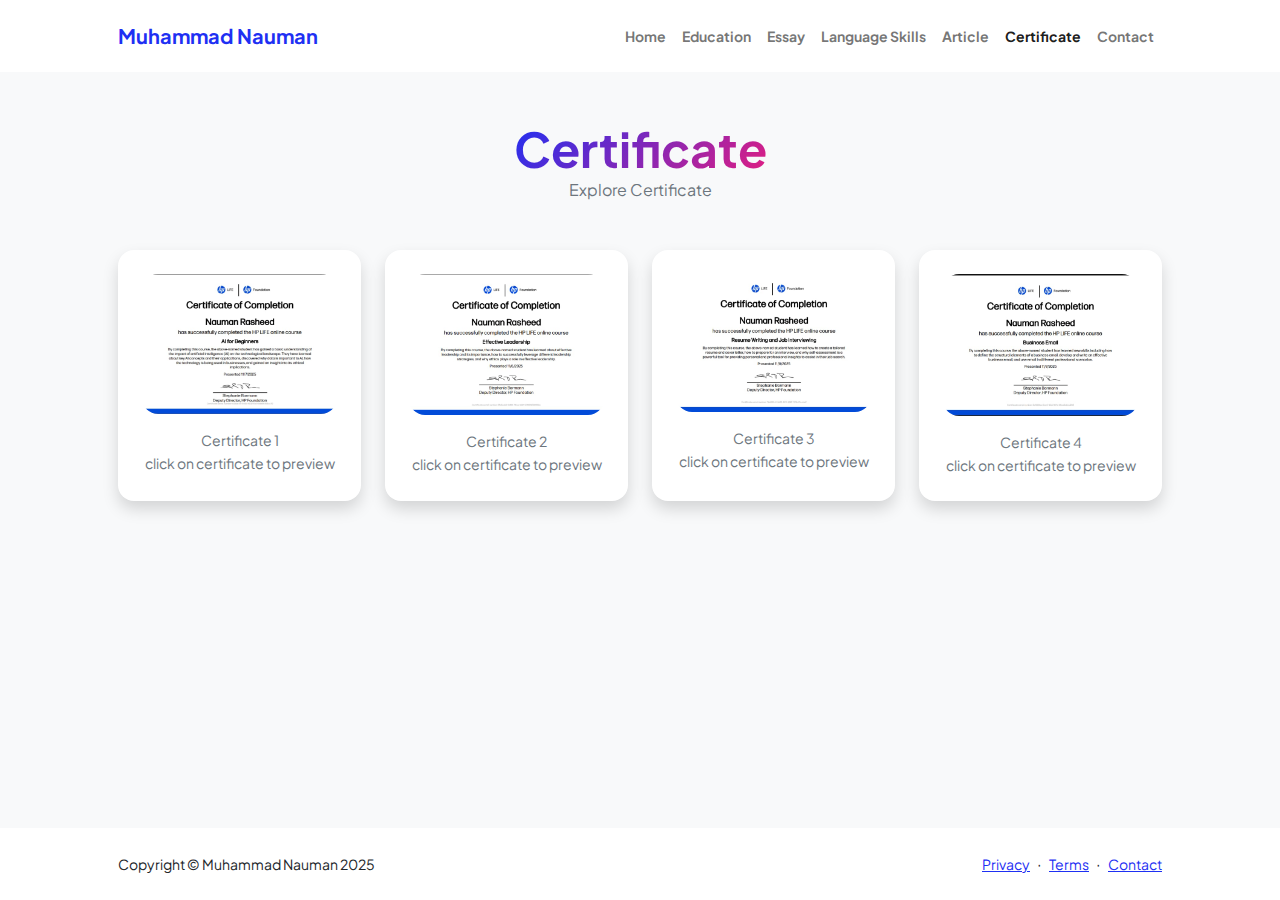
<file: certificate.html>
<!DOCTYPE html>
<html lang="en">
  <head>
    <meta charset="utf-8" />
    <meta
      name="viewport"
      content="width=device-width, initial-scale=1, shrink-to-fit=no"
    />
    <meta name="description" content="" />
    <meta name="author" content="" />
    <title>Muhammad Nauman</title>
    <!-- Favicon-->
    <link rel="icon" type="image/x-icon" href="assets/favicon.ico" />
    <!-- Custom Google font-->
    <link rel="preconnect" href="https://fonts.googleapis.com" />
    <link rel="preconnect" href="https://fonts.gstatic.com" crossorigin />
    <link
      href="https://fonts.googleapis.com/css2?family=Plus+Jakarta+Sans:wght@100;200;300;400;500;600;700;800;900&amp;display=swap"
      rel="stylesheet"
    />
    <!-- Bootstrap icons-->
    <link
      href="https://cdn.jsdelivr.net/npm/bootstrap-icons@1.8.1/font/bootstrap-icons.css"
      rel="stylesheet"
    />
    <!-- Core theme CSS (includes Bootstrap)-->
    <link href="css/styles.css" rel="stylesheet" />
  </head>
  <body class="d-flex flex-column h-100 bg-light">
    <main class="flex-shrink-0">
      <!-- Navigation-->
      <nav class="navbar navbar-expand-lg navbar-light bg-white py-3">
        <div class="container px-5">
          <a class="navbar-brand" href="index.html"
            ><span class="fw-bolder text-primary">Muhammad Nauman</span></a
          >
          <button
            class="navbar-toggler"
            type="button"
            data-bs-toggle="collapse"
            data-bs-target="#navbarSupportedContent"
            aria-controls="navbarSupportedContent"
            aria-expanded="false"
            aria-label="Toggle navigation"
          >
            <span class="navbar-toggler-icon"></span>
          </button>
          <div class="collapse navbar-collapse" id="navbarSupportedContent">
            <ul class="navbar-nav ms-auto mb-2 mb-lg-0 small fw-bolder">
              <li class="nav-item">
                <a class="nav-link" href="index.html">Home</a>
              </li>
              <li class="nav-item">
                <a class="nav-link" href="education.html">Education</a>
              </li>
              <li class="nav-item">
                <a class="nav-link" href="essay.html">Essay</a>
              </li>
              <li class="nav-item">
                <a class="nav-link" href="speaking-test.html"
                  >Language Skills</a
                >
              </li>
              <li class="nav-item">
                <a class="nav-link" href="article.html">Article</a>
              </li>
              <li class="nav-item">
                <a class="nav-link active" href="certificate.html"
                  >Certificate</a
                >
              </li>
              <li class="nav-item">
                <a class="nav-link" href="contact.html">Contact</a>
              </li>
            </ul>
          </div>
        </div>
      </nav>
      <!-- Page Content-->
      <!-- Page Content -->
      <div class="container px-5 my-5">
        <div class="text-center mb-5">
          <h1 class="display-5 fw-bolder mb-0">
            <span class="text-gradient d-inline">Certificate</span>
          </h1>
          <p class="text-muted">Explore Certificate</p>
        </div>

        <div class="row gx-5 justify-content-center">
          <div class="col-lg-11 col-xl-12 col-xxl-8">
            <!-- AI Detection Section -->
            <section>
              <!-- <h2 class="text-secondary fw-bolder mb-4">
                AI Detection Results
              </h2> -->

              <!-- Row of AI Detection Images -->
              <div class="row g-4">
                <!-- AI Detection Image 1 -->
                <div class="col-12 col-md-6 col-lg-4 col-xl-3">
                  <div class="card shadow border-0 rounded-4 h-100">
                    <div class="card-body p-4 text-center">
                      <img
                        src="assets/c1.jpg"
                        alt="Certificate 1"
                        class="img-fluid rounded-4 mb-3 preview-img"
                        data-full="assets/c1.jpg"
                      />
                      <p class="mb-0 text-muted small">Certificate 1</p>
                      <small class="mb-0 text-muted small">click on certificate to preview</small>
                    </div>
                  </div>
                </div>
                <div class="col-12 col-md-6 col-lg-4 col-xl-3">
                  <div class="card shadow border-0 rounded-4 h-100">
                    <div class="card-body p-4 text-center">
                      <img
                        src="assets/c2.jpg"
                        alt="Certificate 2"
                        class="img-fluid rounded-4 mb-3 preview-img"
                        data-full="assets/c2.jpg"
                      />
                      <p class="mb-0 text-muted small">Certificate 2</p>
                      <small class="mb-0 text-muted small">click on certificate to preview</small>
                    </div>
                  </div>
                </div>
                <div class="col-12 col-md-6 col-lg-4 col-xl-3">
                  <div class="card shadow border-0 rounded-4 h-100">
                    <div class="card-body p-4 text-center">
                      <img
                        src="assets/c3.jpg"
                        alt="Certificate 3"
                        class="img-fluid rounded-4 mb-3 preview-img"
                        data-full="assets/c3.jpg"
                      />
                      <p class="mb-0 text-muted small">Certificate 3</p>
                      <small class="mb-0 text-muted small">click on certificate to preview</small>
                    </div>
                  </div>
                </div>
                <div class="col-12 col-md-6 col-lg-4 col-xl-3">
                  <div class="card shadow border-0 rounded-4 h-100">
                    <div class="card-body p-4 text-center">
                      <img
                        src="assets/c4.jpg"
                        alt="Certificate 4"
                        class="img-fluid rounded-4 mb-3 preview-img"
                        data-full="assets/c4.jpg"
                      />
                      <p class="mb-0 text-muted small">Certificate 4</p>
                      <small class="mb-0 text-muted small">click on certificate to preview</small>
                    </div>
                  </div>
                </div>
              </div>
            </section>
          </div>
        </div>
      </div>
    </main>
    <!-- Footer-->
    <footer class="bg-white py-4 mt-auto">
      <div class="container px-5">
        <div
          class="row align-items-center justify-content-between flex-column flex-sm-row"
        >
          <div class="col-auto">
            <div class="small m-0">Copyright &copy; Muhammad Nauman 2025</div>
          </div>
          <div class="col-auto">
            <a class="small" href="#!">Privacy</a>
            <span class="mx-1">&middot;</span>
            <a class="small" href="#!">Terms</a>
            <span class="mx-1">&middot;</span>
            <a class="small" href="#!">Contact</a>
          </div>
        </div>
      </div>
    </footer>
    <!-- Image Preview Modal -->
    <div class="modal fade" id="imagePreviewModal" tabindex="-1">
      <div class="modal-dialog modal-dialog-centered modal-lg">
        <div class="modal-content border-0 bg-transparent">
          <img id="previewImage" class="img-fluid rounded-4 shadow" />
        </div>
      </div>
    </div>

    <script>
      document.querySelectorAll(".preview-img").forEach((img) => {
        img.addEventListener("click", function () {
          let src = this.getAttribute("data-full");
          document.getElementById("previewImage").src = src;
          let modal = new bootstrap.Modal(
            document.getElementById("imagePreviewModal")
          );
          modal.show();
        });
      });
    </script>

    <!-- Bootstrap core JS-->
    <script src="https://cdn.jsdelivr.net/npm/bootstrap@5.2.3/dist/js/bootstrap.bundle.min.js"></script>
    <!-- Core theme JS-->
    <script src="js/scripts.js"></script>
  </body>
</html>
</file>
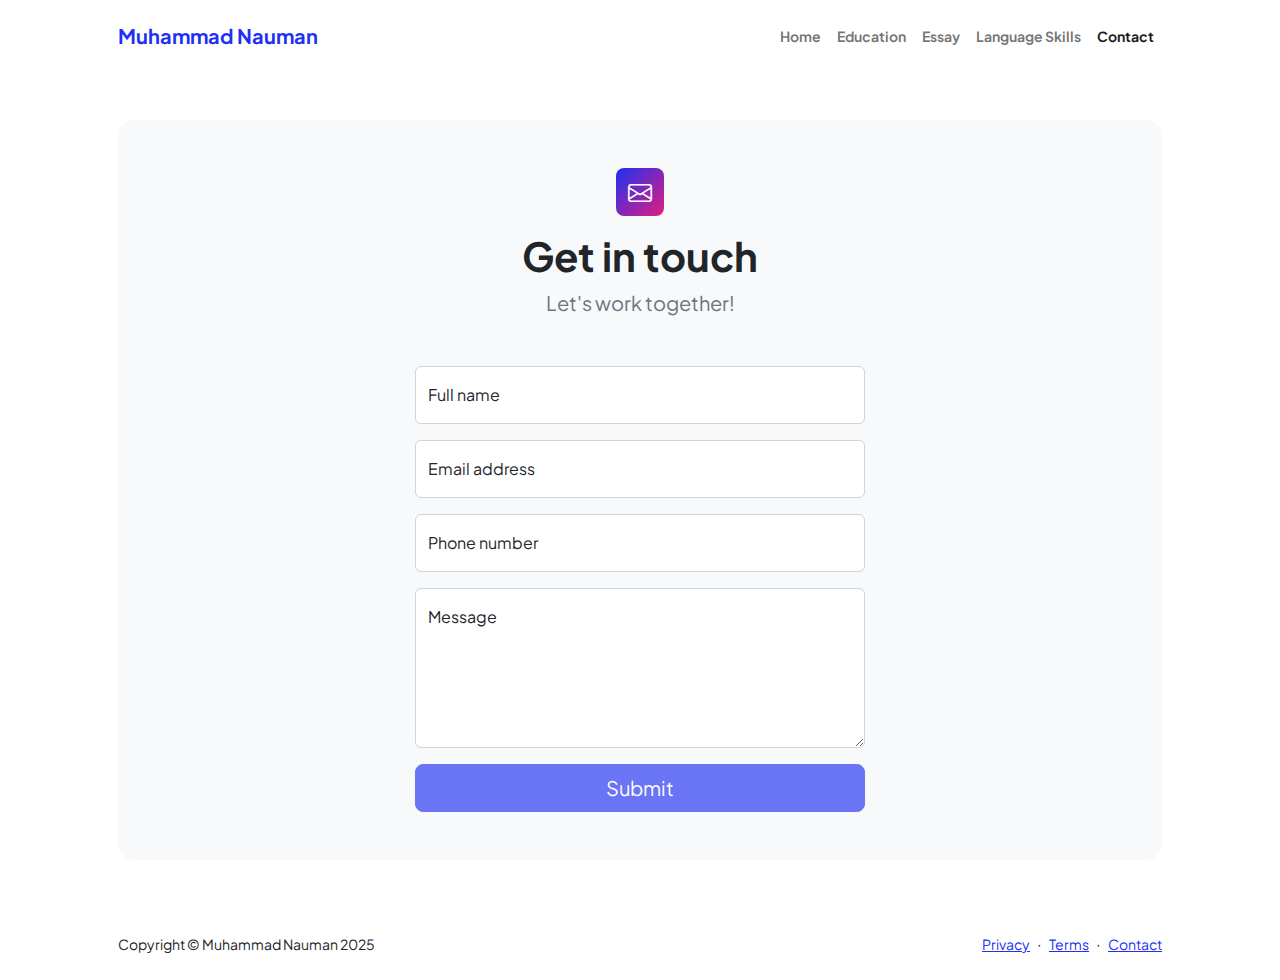
<file: contact.html>
<!DOCTYPE html>
<html lang="en">
  <head>
    <meta charset="utf-8" />
    <meta
      name="viewport"
      content="width=device-width, initial-scale=1, shrink-to-fit=no"
    />
    <meta name="description" content />
    <meta name="author" content />
    <title>Muhammad Nauman</title>
    <!-- Favicon-->
    <link rel="icon" type="image/x-icon" href="assets/favicon.ico" />
    <!-- Custom Google font-->
    <link rel="preconnect" href="https://fonts.googleapis.com" />
    <link rel="preconnect" href="https://fonts.gstatic.com" crossorigin />
    <link
      href="https://fonts.googleapis.com/css2?family=Plus+Jakarta+Sans:wght@100;200;300;400;500;600;700;800;900&amp;display=swap"
      rel="stylesheet"
    />
    <!-- Bootstrap icons-->
    <link
      href="https://cdn.jsdelivr.net/npm/bootstrap-icons@1.8.1/font/bootstrap-icons.css"
      rel="stylesheet"
    />
    <!-- Core theme CSS (includes Bootstrap)-->
    <link href="css/styles.css" rel="stylesheet" />
  </head>
  <body class="d-flex flex-column">
    <main class="flex-shrink-0">
      <!-- Navigation-->
      <nav class="navbar navbar-expand-lg navbar-light bg-white py-3">
        <div class="container px-5">
          <a class="navbar-brand" href="index.html"
            ><span class="fw-bolder text-primary">Muhammad Nauman</span></a
          >
          <button
            class="navbar-toggler"
            type="button"
            data-bs-toggle="collapse"
            data-bs-target="#navbarSupportedContent"
            aria-controls="navbarSupportedContent"
            aria-expanded="false"
            aria-label="Toggle navigation"
          >
            <span class="navbar-toggler-icon"></span>
          </button>
          <div class="collapse navbar-collapse" id="navbarSupportedContent">
            <ul class="navbar-nav ms-auto mb-2 mb-lg-0 small fw-bolder">
              <li class="nav-item">
                <a class="nav-link" href="index.html">Home</a>
              </li>
              <li class="nav-item">
                <a class="nav-link" href="education.html">Education</a>
              </li>
               <li class="nav-item">
                <a class="nav-link" href="essay.html">Essay</a>
              </li>
              <li class="nav-item">
                <a class="nav-link" href="speaking-test.html">Language Skills</a>
              </li>
              <li class="nav-item">
                <a class="nav-link active" href="contact.html">Contact</a>
              </li>
            </ul>
          </div>
        </div>
      </nav>
      <!-- Page content-->
      <section class="py-5">
        <div class="container px-5">
          <!-- Contact form-->
          <div class="bg-light rounded-4 py-5 px-4 px-md-5">
            <div class="text-center mb-5">
              <div
                class="feature bg-primary bg-gradient-primary-to-secondary text-white rounded-3 mb-3"
              >
                <i class="bi bi-envelope"></i>
              </div>
              <h1 class="fw-bolder">Get in touch</h1>
              <p class="lead fw-normal text-muted mb-0">Let's work together!</p>
            </div>
            <div class="row gx-5 justify-content-center">
              <div class="col-lg-8 col-xl-6">
                <!-- * * * * * * * * * * * * * * *-->
                <!-- * * SB Forms Contact Form * *-->
                <!-- * * * * * * * * * * * * * * *-->
                <!-- This form is pre-integrated with SB Forms.-->
                <!-- To make this form functional, sign up at-->
                <!-- https://startbootstrap.com/solution/contact-forms-->
                <!-- to get an API token!-->
                <form id="contactForm" data-sb-form-api-token="API_TOKEN">
                  <!-- Name input-->
                  <div class="form-floating mb-3">
                    <input
                      class="form-control"
                      id="name"
                      type="text"
                      placeholder="Enter your name..."
                      data-sb-validations="required"
                    />
                    <label for="name">Full name</label>
                    <div
                      class="invalid-feedback"
                      data-sb-feedback="name:required"
                    >
                      A name is required.
                    </div>
                  </div>
                  <!-- Email address input-->
                  <div class="form-floating mb-3">
                    <input
                      class="form-control"
                      id="email"
                      type="email"
                      placeholder="name@example.com"
                      data-sb-validations="required,email"
                    />
                    <label for="email">Email address</label>
                    <div
                      class="invalid-feedback"
                      data-sb-feedback="email:required"
                    >
                      An email is required.
                    </div>
                    <div
                      class="invalid-feedback"
                      data-sb-feedback="email:email"
                    >
                      Email is not valid.
                    </div>
                  </div>
                  <!-- Phone number input-->
                  <div class="form-floating mb-3">
                    <input
                      class="form-control"
                      id="phone"
                      type="tel"
                      placeholder="(123) 456-7890"
                      data-sb-validations="required"
                    />
                    <label for="phone">Phone number</label>
                    <div
                      class="invalid-feedback"
                      data-sb-feedback="phone:required"
                    >
                      A phone number is required.
                    </div>
                  </div>
                  <!-- Message input-->
                  <div class="form-floating mb-3">
                    <textarea
                      class="form-control"
                      id="message"
                      type="text"
                      placeholder="Enter your message here..."
                      style="height: 10rem"
                      data-sb-validations="required"
                    ></textarea>
                    <label for="message">Message</label>
                    <div
                      class="invalid-feedback"
                      data-sb-feedback="message:required"
                    >
                      A message is required.
                    </div>
                  </div>
                  <!-- Submit success message-->
                  <!---->
                  <!-- This is what your users will see when the form-->
                  <!-- has successfully submitted-->
                  <div class="d-none" id="submitSuccessMessage">
                    <div class="text-center mb-3">
                      <div class="fw-bolder">Form submission successful!</div>
                      To activate this form, sign up at
                      <br />
                      <a
                        href="https://startbootstrap.com/solution/contact-forms"
                        >https://startbootstrap.com/solution/contact-forms</a
                      >
                    </div>
                  </div>
                  <!-- Submit error message-->
                  <!---->
                  <!-- This is what your users will see when there is-->
                  <!-- an error submitting the form-->
                  <div class="d-none" id="submitErrorMessage">
                    <div class="text-center text-danger mb-3">
                      Error sending message!
                    </div>
                  </div>
                  <!-- Submit Button-->
                  <div class="d-grid">
                    <button
                      class="btn btn-primary btn-lg disabled"
                      id="submitButton"
                      type="submit"
                    >
                      Submit
                    </button>
                  </div>
                </form>
              </div>
            </div>
          </div>
        </div>
      </section>
    </main>
    <!-- Footer-->
    <footer class="bg-white py-4 mt-auto">
      <div class="container px-5">
        <div
          class="row align-items-center justify-content-between flex-column flex-sm-row"
        >
          <div class="col-auto">
            <div class="small m-0">Copyright &copy; Muhammad Nauman 2025</div>
          </div>
          <div class="col-auto">
            <a class="small" href="#!">Privacy</a>
            <span class="mx-1">&middot;</span>
            <a class="small" href="#!">Terms</a>
            <span class="mx-1">&middot;</span>
            <a class="small" href="#!">Contact</a>
          </div>
        </div>
      </div>
    </footer>
    <!-- Bootstrap core JS-->
    <script src="https://cdn.jsdelivr.net/npm/bootstrap@5.2.3/dist/js/bootstrap.bundle.min.js"></script>
    <!-- Core theme JS-->
    <script src="js/scripts.js"></script>
    <!-- * * * * * * * * * * * * * * * * * * * * * * * * * * * * * * * * * * * * * * * *-->
    <!-- * *                               SB Forms JS                               * *-->
    <!-- * * Activate your form at https://startbootstrap.com/solution/contact-forms * *-->
    <!-- * * * * * * * * * * * * * * * * * * * * * * * * * * * * * * * * * * * * * * * *-->
    <script src="https://cdn.startbootstrap.com/sb-forms-latest.js"></script>
  </body>
</html>
</file>
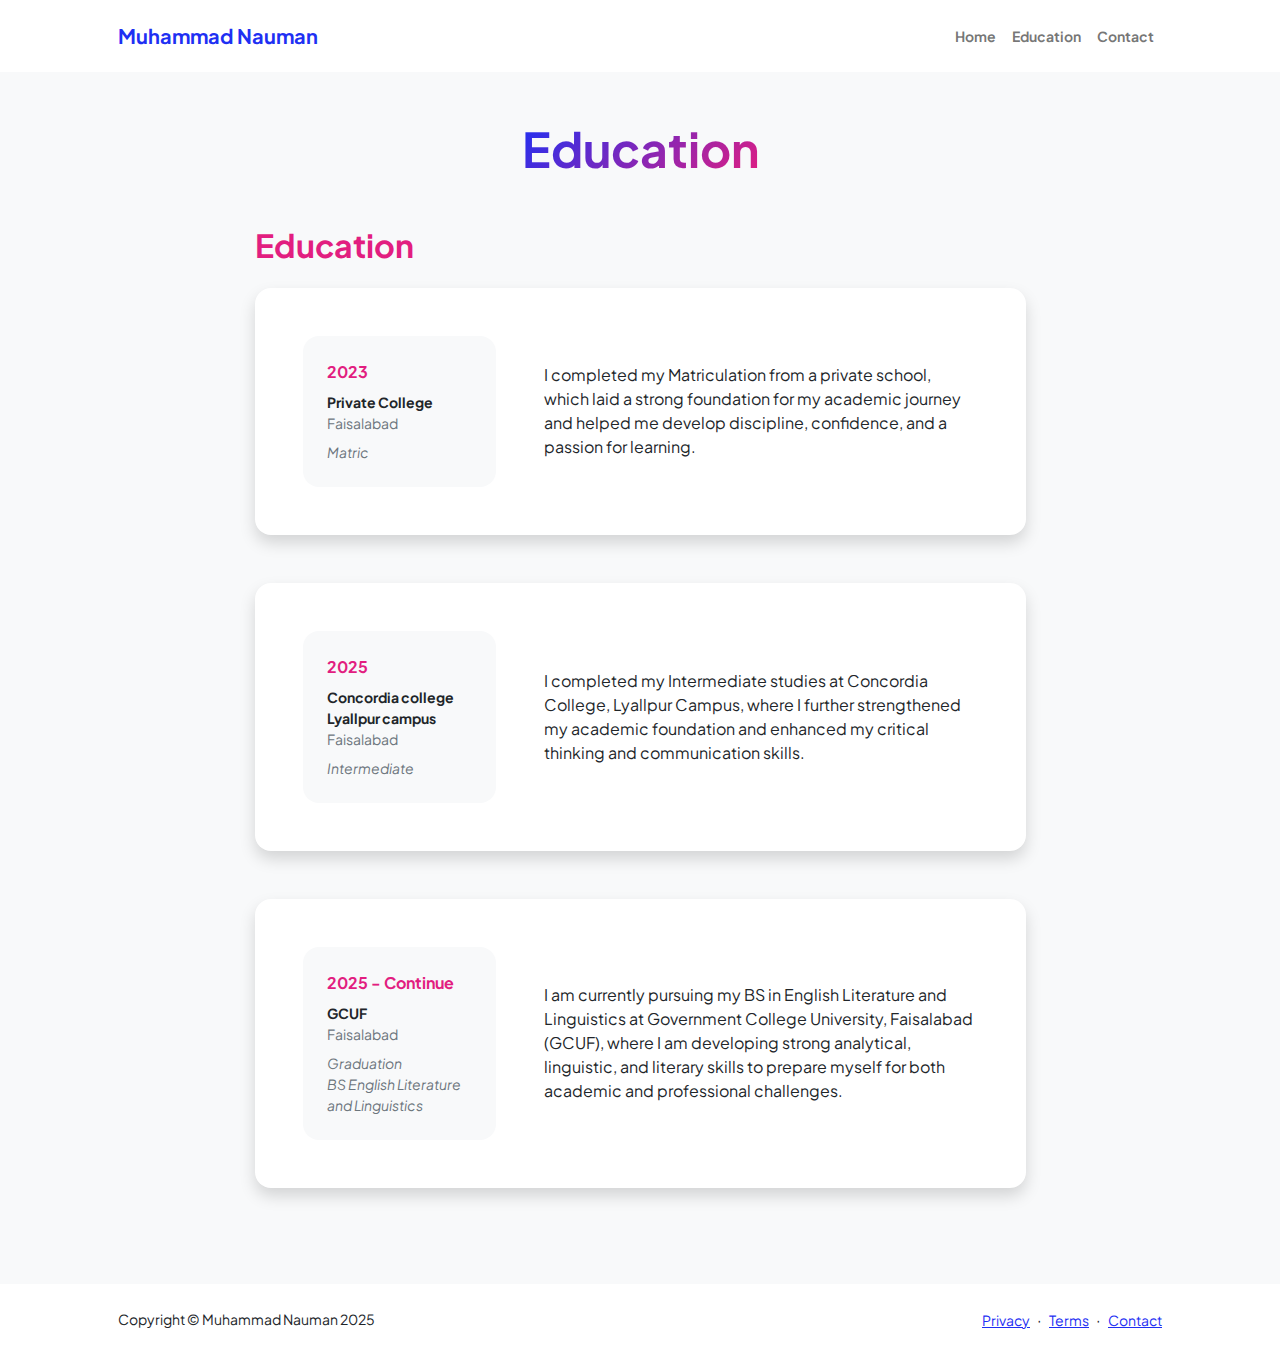
<file: education.html>
<!DOCTYPE html>
<html lang="en">
    <head>
        <meta charset="utf-8" />
        <meta name="viewport" content="width=device-width, initial-scale=1, shrink-to-fit=no" />
        <meta name="description" content="" />
        <meta name="author" content="" />
        <title>Muhammad Nauman</title>
        <!-- Favicon-->
        <link rel="icon" type="image/x-icon" href="assets/favicon.ico" />
        <!-- Custom Google font-->
        <link rel="preconnect" href="https://fonts.googleapis.com" />
        <link rel="preconnect" href="https://fonts.gstatic.com" crossorigin />
        <link href="https://fonts.googleapis.com/css2?family=Plus+Jakarta+Sans:wght@100;200;300;400;500;600;700;800;900&amp;display=swap" rel="stylesheet" />
        <!-- Bootstrap icons-->
        <link href="https://cdn.jsdelivr.net/npm/bootstrap-icons@1.8.1/font/bootstrap-icons.css" rel="stylesheet" />
        <!-- Core theme CSS (includes Bootstrap)-->
        <link href="css/styles.css" rel="stylesheet" />
    </head>
    <body class="d-flex flex-column h-100 bg-light">
        <main class="flex-shrink-0">
            <!-- Navigation-->
            <nav class="navbar navbar-expand-lg navbar-light bg-white py-3">
                <div class="container px-5">
                    <a class="navbar-brand" href="index.html"><span class="fw-bolder text-primary">Muhammad Nauman</span></a>
                    <button class="navbar-toggler" type="button" data-bs-toggle="collapse" data-bs-target="#navbarSupportedContent" aria-controls="navbarSupportedContent" aria-expanded="false" aria-label="Toggle navigation"><span class="navbar-toggler-icon"></span></button>
                    <div class="collapse navbar-collapse" id="navbarSupportedContent">
                        <ul class="navbar-nav ms-auto mb-2 mb-lg-0 small fw-bolder">
                            <li class="nav-item"><a class="nav-link" href="index.html">Home</a></li>
                            <li class="nav-item"><a class="nav-link" href="education.html">Education</a></li>
                            <li class="nav-item"><a class="nav-link" href="contact.html">Contact</a></li>
                        </ul>
                    </div>
                </div>
            </nav>
            <!-- Page Content-->
            <div class="container px-5 my-5">
                <div class="text-center mb-5">
                    <h1 class="display-5 fw-bolder mb-0"><span class="text-gradient d-inline">Education</span></h1>
                </div>
                <div class="row gx-5 justify-content-center">
                    <div class="col-lg-11 col-xl-9 col-xxl-8">
                        <!-- Education Section-->
                        <section>
                            <h2 class="text-secondary fw-bolder mb-4">Education</h2>
                            <!-- Education Card 1-->
                            <div class="card shadow border-0 rounded-4 mb-5">
                                <div class="card-body p-5">
                                    <div class="row align-items-center gx-5">
                                        <div class="col text-center text-lg-start mb-4 mb-lg-0">
                                            <div class="bg-light p-4 rounded-4">
                                                <div class="text-secondary fw-bolder mb-2">2023</div>
                                                <div class="mb-2">
                                                    <div class="small fw-bolder">Private College</div>
                                                    <div class="small text-muted">Faisalabad</div>
                                                </div>
                                                <div class="fst-italic">
                                                    <div class="small text-muted">Matric</div>
                                                    <!-- <div class="small text-muted"></div> -->
                                                </div>
                                            </div>
                                        </div>
                                        <div class="col-lg-8"><div>I completed my Matriculation from a private school, which laid a strong foundation for my academic journey and helped me develop discipline, confidence, and a passion for learning.</div></div>
                                    </div>
                                </div>
                            </div>

                            <div class="card shadow border-0 rounded-4 mb-5">
                                <div class="card-body p-5">
                                    <div class="row align-items-center gx-5">
                                        <div class="col text-center text-lg-start mb-4 mb-lg-0">
                                            <div class="bg-light p-4 rounded-4">
                                                <div class="text-secondary fw-bolder mb-2">2025</div>
                                                <div class="mb-2">
                                                    <div class="small fw-bolder">Concordia college Lyallpur campus</div>
                                                    <div class="small text-muted">Faisalabad</div>
                                                </div>
                                                <div class="fst-italic">
                                                    <div class="small text-muted">Intermediate</div>
                                                    <!-- <div class="small text-muted"></div> -->
                                                </div>
                                            </div>
                                        </div>
                                        <div class="col-lg-8"><div>I completed my Intermediate studies at Concordia College, Lyallpur Campus, where I further strengthened my academic foundation and enhanced my critical thinking and communication skills.</div></div>
                                    </div>
                                </div>
                            </div>
                            <!-- Education Card 2-->
                            <div class="card shadow border-0 rounded-4 mb-5">
                                <div class="card-body p-5">
                                    <div class="row align-items-center gx-5">
                                        <div class="col text-center text-lg-start mb-4 mb-lg-0">
                                            <div class="bg-light p-4 rounded-4">
                                                <div class="text-secondary fw-bolder mb-2">2025 - Continue</div>
                                                <div class="mb-2">
                                                    <div class="small fw-bolder">GCUF</div>
                                                    <div class="small text-muted">Faisalabad</div>
                                                </div>
                                                <div class="fst-italic">
                                                    <div class="small text-muted">Graduation</div>
                                                    <div class="small text-muted">BS English Literature and Linguistics</div>
                                                </div>
                                            </div>
                                        </div>
                                        <div class="col-lg-8"><div>I am currently pursuing my BS in English Literature and Linguistics at Government College University, Faisalabad (GCUF), where I am developing strong analytical, linguistic, and literary skills to prepare myself for both academic and professional challenges.</div></div>
                                    </div>
                                </div>
                            </div>
                        </section>
                    </div>
                </div>
            </div>
        </main>
        <!-- Footer-->
        <footer class="bg-white py-4 mt-auto">
            <div class="container px-5">
                <div class="row align-items-center justify-content-between flex-column flex-sm-row">
                    <div class="col-auto"><div class="small m-0">Copyright &copy; Muhammad Nauman 2025</div></div>
                    <div class="col-auto">
                        <a class="small" href="#!">Privacy</a>
                        <span class="mx-1">&middot;</span>
                        <a class="small" href="#!">Terms</a>
                        <span class="mx-1">&middot;</span>
                        <a class="small" href="#!">Contact</a>
                    </div>
                </div>
            </div>
        </footer>
        <!-- Bootstrap core JS-->
        <script src="https://cdn.jsdelivr.net/npm/bootstrap@5.2.3/dist/js/bootstrap.bundle.min.js"></script>
        <!-- Core theme JS-->
        <script src="js/scripts.js"></script>
    </body>
</html>
</file>
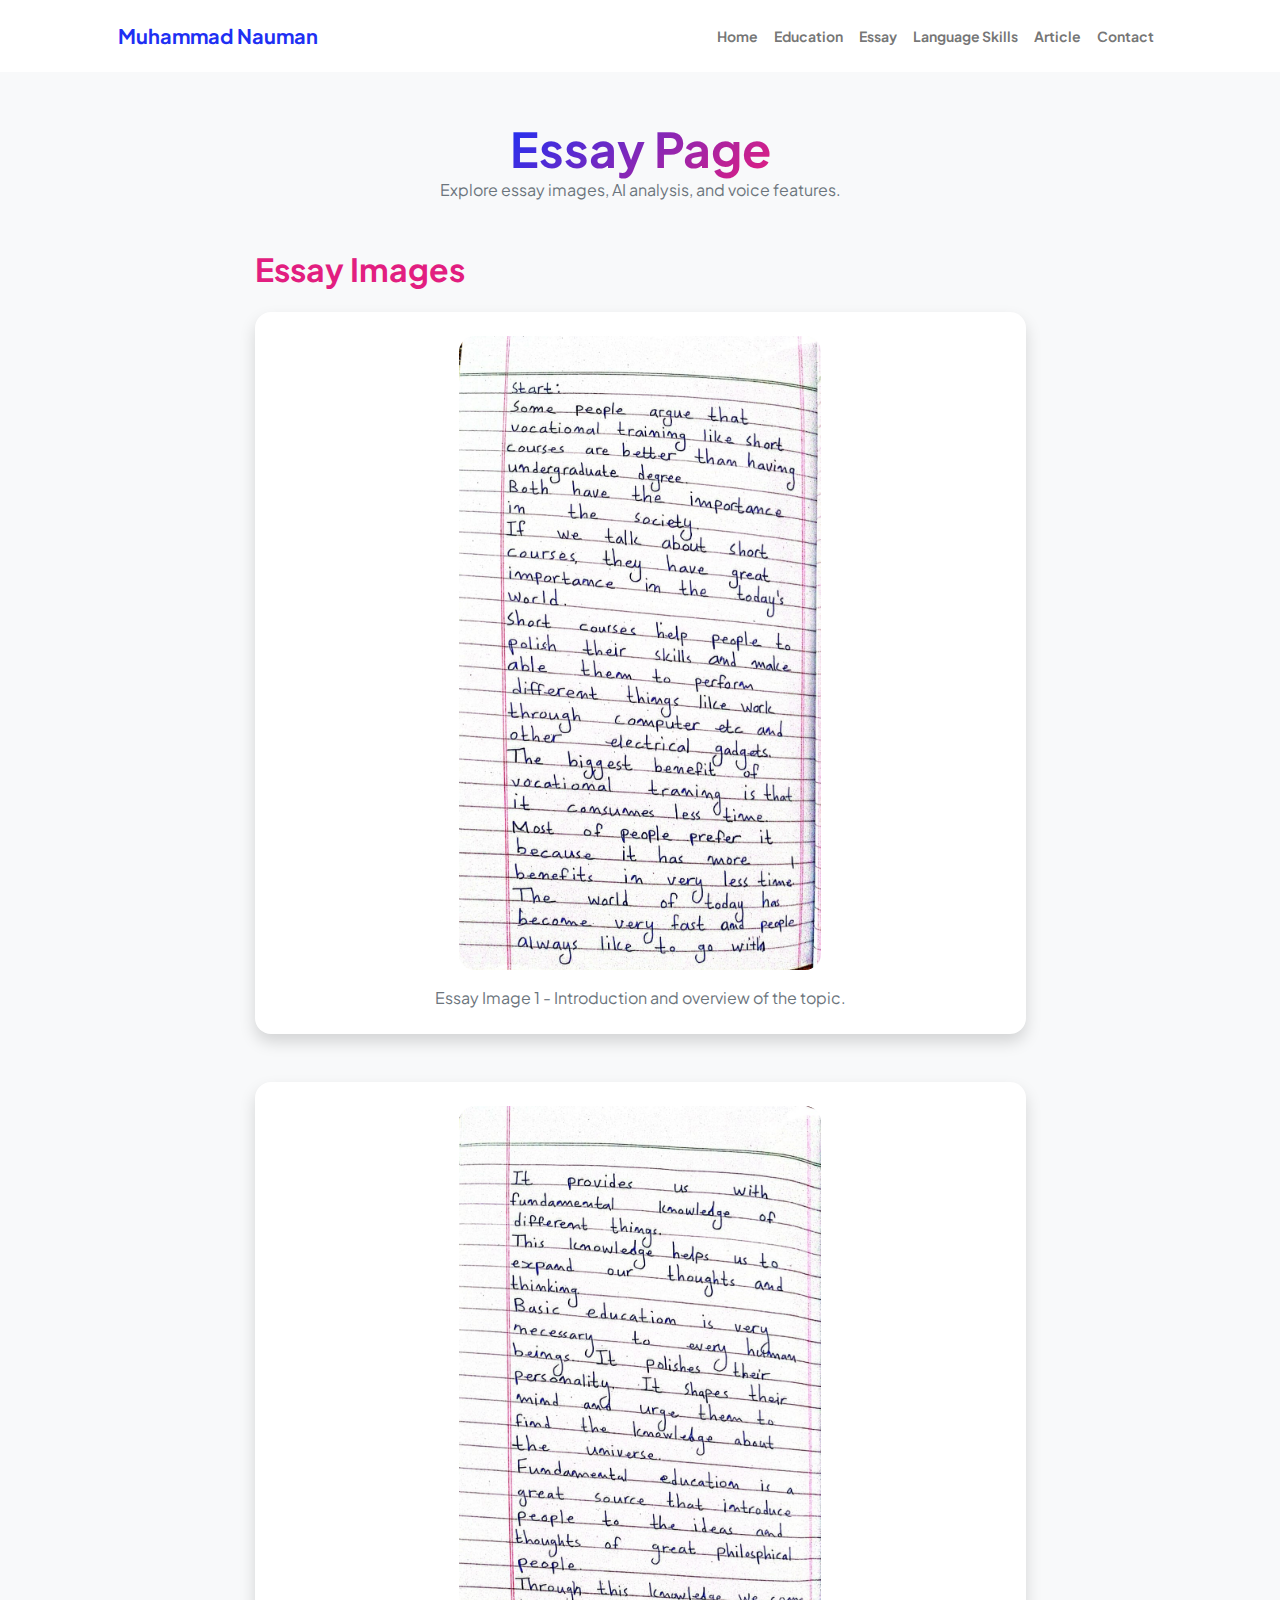
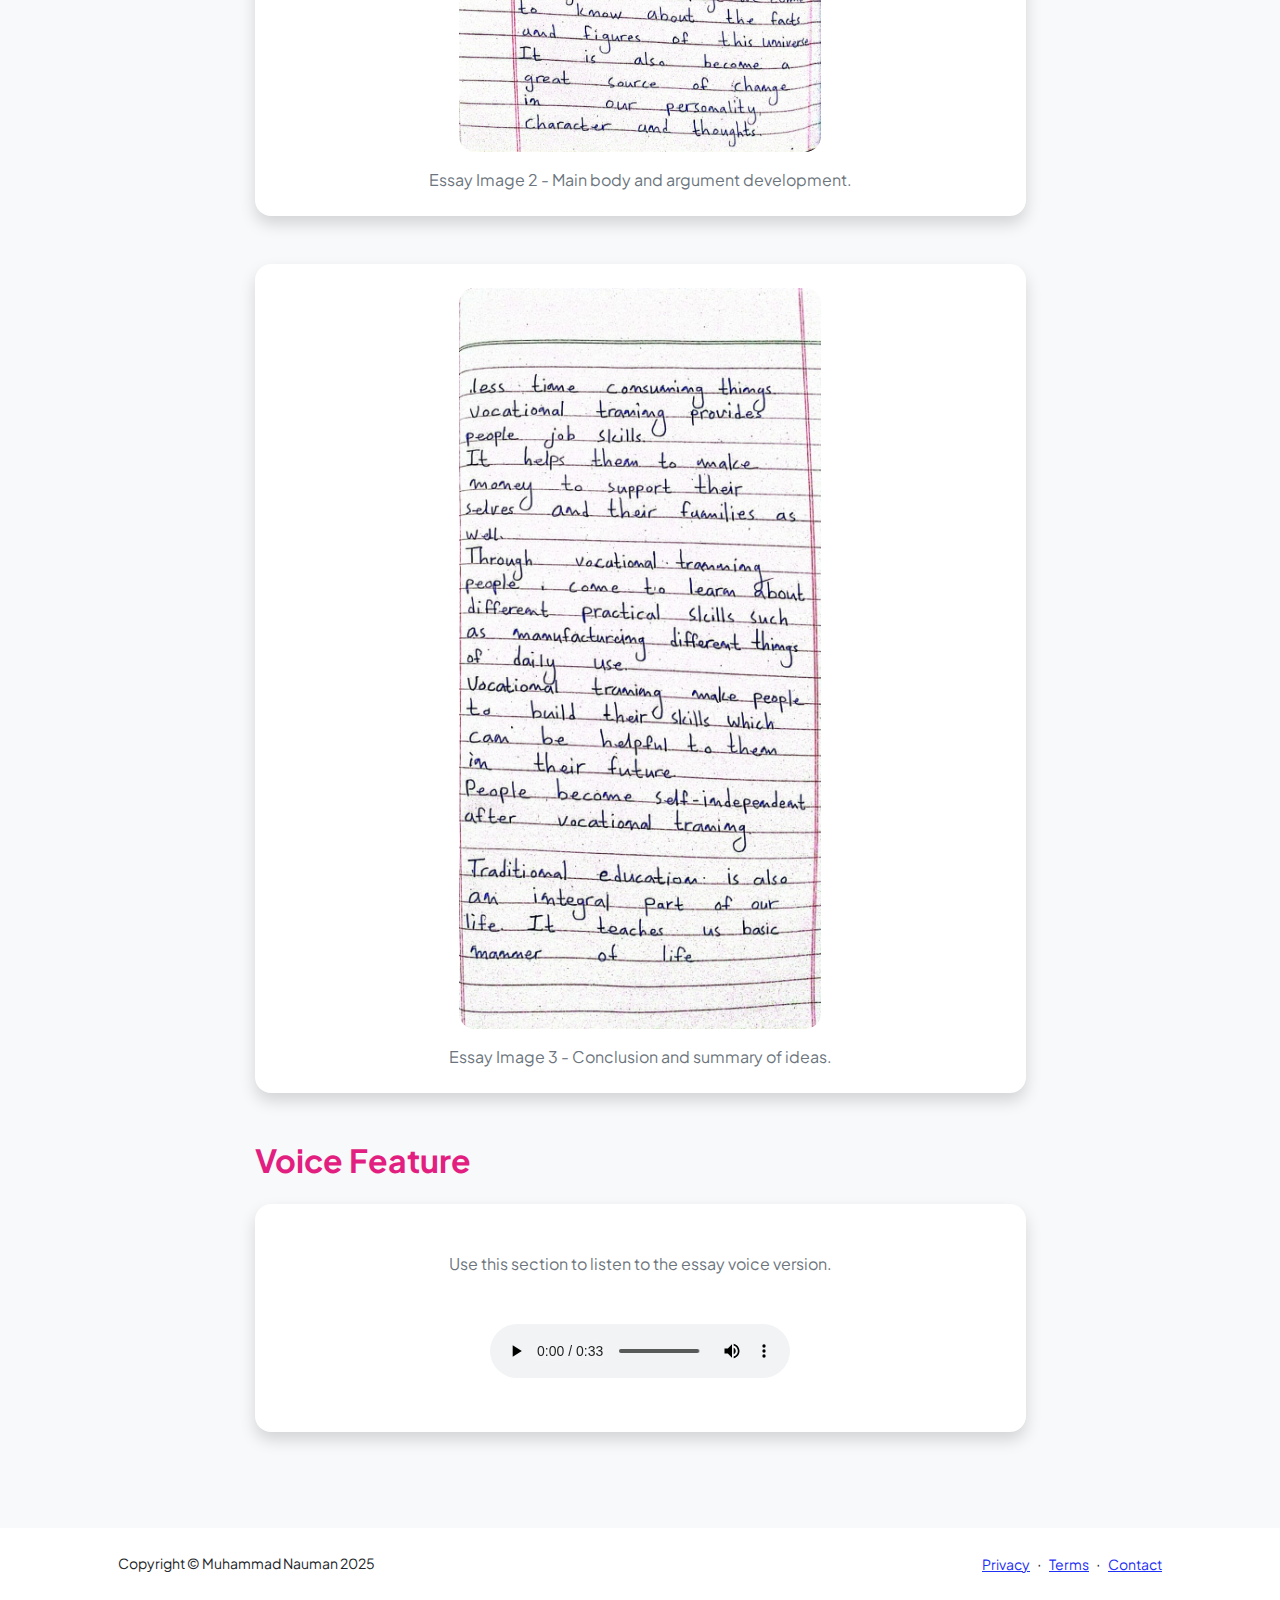
<file: essay.html>
<!DOCTYPE html>
<html lang="en">
  <head>
    <meta charset="utf-8" />
    <meta
      name="viewport"
      content="width=device-width, initial-scale=1, shrink-to-fit=no"
    />
    <meta name="description" content="" />
    <meta name="author" content="" />
    <title>Muhammad Nauman</title>
    <!-- Favicon-->
    <link rel="icon" type="image/x-icon" href="assets/favicon.ico" />
    <!-- Custom Google font-->
    <link rel="preconnect" href="https://fonts.googleapis.com" />
    <link rel="preconnect" href="https://fonts.gstatic.com" crossorigin />
    <link
      href="https://fonts.googleapis.com/css2?family=Plus+Jakarta+Sans:wght@100;200;300;400;500;600;700;800;900&amp;display=swap"
      rel="stylesheet"
    />
    <!-- Bootstrap icons-->
    <link
      href="https://cdn.jsdelivr.net/npm/bootstrap-icons@1.8.1/font/bootstrap-icons.css"
      rel="stylesheet"
    />
    <!-- Core theme CSS (includes Bootstrap)-->
    <link href="css/styles.css" rel="stylesheet" />
  </head>
  <body class="d-flex flex-column h-100 bg-light">
    <main class="flex-shrink-0">
      <!-- Navigation -->
      <nav class="navbar navbar-expand-lg navbar-light bg-white py-3">
        <div class="container px-5">
          <a class="navbar-brand" href="index.html"
            ><span class="fw-bolder text-primary">Muhammad Nauman</span></a
          >
          <button
            class="navbar-toggler"
            type="button"
            data-bs-toggle="collapse"
            data-bs-target="#navbarSupportedContent"
            aria-controls="navbarSupportedContent"
            aria-expanded="false"
            aria-label="Toggle navigation"
          >
            <span class="navbar-toggler-icon"></span>
          </button>
          <div class="collapse navbar-collapse" id="navbarSupportedContent">
            <ul class="navbar-nav ms-auto mb-2 mb-lg-0 small fw-bolder">
              <li class="nav-item">
                <a class="nav-link" href="index.html">Home</a>
              </li>
              <li class="nav-item">
                <a class="nav-link" href="education.html">Education</a>
              </li>
              <li class="nav-item">
                <a class="nav-link" href="essay.html">Essay</a>
              </li>
              <li class="nav-item">
                <a class="nav-link" href="speaking-test.html">Language Skills</a>
              </li>
              <li class="nav-item">
                <a class="nav-link" href="article.html">Article</a>
              </li>
              <li class="nav-item">
                <a class="nav-link" href="contact.html">Contact</a>
              </li>
            </ul>
          </div>
        </div>
      </nav>

      <!-- Page Content -->
      <div class="container px-5 my-5">
        <div class="text-center mb-5">
          <h1 class="display-5 fw-bolder mb-0">
            <span class="text-gradient d-inline">Essay Page</span>
          </h1>
          <p class="text-muted">
            Explore essay images, AI analysis, and voice features.
          </p>
        </div>

        <div class="row gx-5 justify-content-center">
          <div class="col-lg-11 col-xl-9 col-xxl-8">
            <!-- Essay Section -->
            <section>
              <h2 class="text-secondary fw-bolder mb-4">Essay Images</h2>

              <!-- Essay Image Card 1 -->
              <div class="card shadow border-0 rounded-4 mb-5">
                <div class="card-body p-4 text-center">
                  <img
                    src="assets/eassy1.jpg"
                    alt="Essay Image 1"
                    class="img-fluid rounded-4 mb-3 w-50"
                  />
                  <p class="mb-0 text-muted">
                    Essay Image 1 - Introduction and overview of the topic.
                  </p>
                </div>
              </div>

              <!-- Essay Image Card 2 -->
              <div class="card shadow border-0 rounded-4 mb-5">
                <div class="card-body p-4 text-center">
                  <img
                    src="assets/eassy2.jpg"
                    alt="Essay Image 2"
                    class="img-fluid rounded-4 mb-3 w-50"
                  />
                  <p class="mb-0 text-muted">
                    Essay Image 2 - Main body and argument development.
                  </p>
                </div>
              </div>

              <!-- Essay Image Card 3 -->
              <div class="card shadow border-0 rounded-4 mb-5">
                <div class="card-body p-4 text-center">
                  <img
                    src="assets/eassy3.jpg"
                    alt="Essay Image 3"
                    class="img-fluid rounded-4 mb-3 w-50"
                  />
                  <p class="mb-0 text-muted">
                    Essay Image 3 - Conclusion and summary of ideas.
                  </p>
                </div>
              </div>
            </section>

            <!-- Voice Feature Section -->
            <section>
              <h2 class="text-secondary fw-bolder mb-4">Voice Feature</h2>
              <div class="card shadow border-0 rounded-4 mb-5">
                <div class="card-body p-5 text-center">
                  <p class="text-muted mb-4">
                    Use this section to listen to the essay voice
                    version.
                  </p>
                  <audio
                    id="voiceAudio"
                    class="mt-4"
                    controls
                    autoplay
                    src="assets/voice.mp3"
                  ></audio>
                </div>
              </div>
            </section>
          </div>
        </div>
      </div>
    </main>

    <!-- Footer-->
    <footer class="bg-white py-4 mt-auto">
      <div class="container px-5">
        <div
          class="row align-items-center justify-content-between flex-column flex-sm-row"
        >
          <div class="col-auto">
            <div class="small m-0">Copyright &copy; Muhammad Nauman 2025</div>
          </div>
          <div class="col-auto">
            <a class="small" href="#!">Privacy</a>
            <span class="mx-1">&middot;</span>
            <a class="small" href="#!">Terms</a>
            <span class="mx-1">&middot;</span>
            <a class="small" href="#!">Contact</a>
          </div>
        </div>
      </div>
    </footer>
    <!-- Bootstrap core JS-->
    <script src="https://cdn.jsdelivr.net/npm/bootstrap@5.2.3/dist/js/bootstrap.bundle.min.js"></script>
    <!-- Core theme JS-->
    <script src="js/scripts.js"></script>
  </body>
</html>
</file>
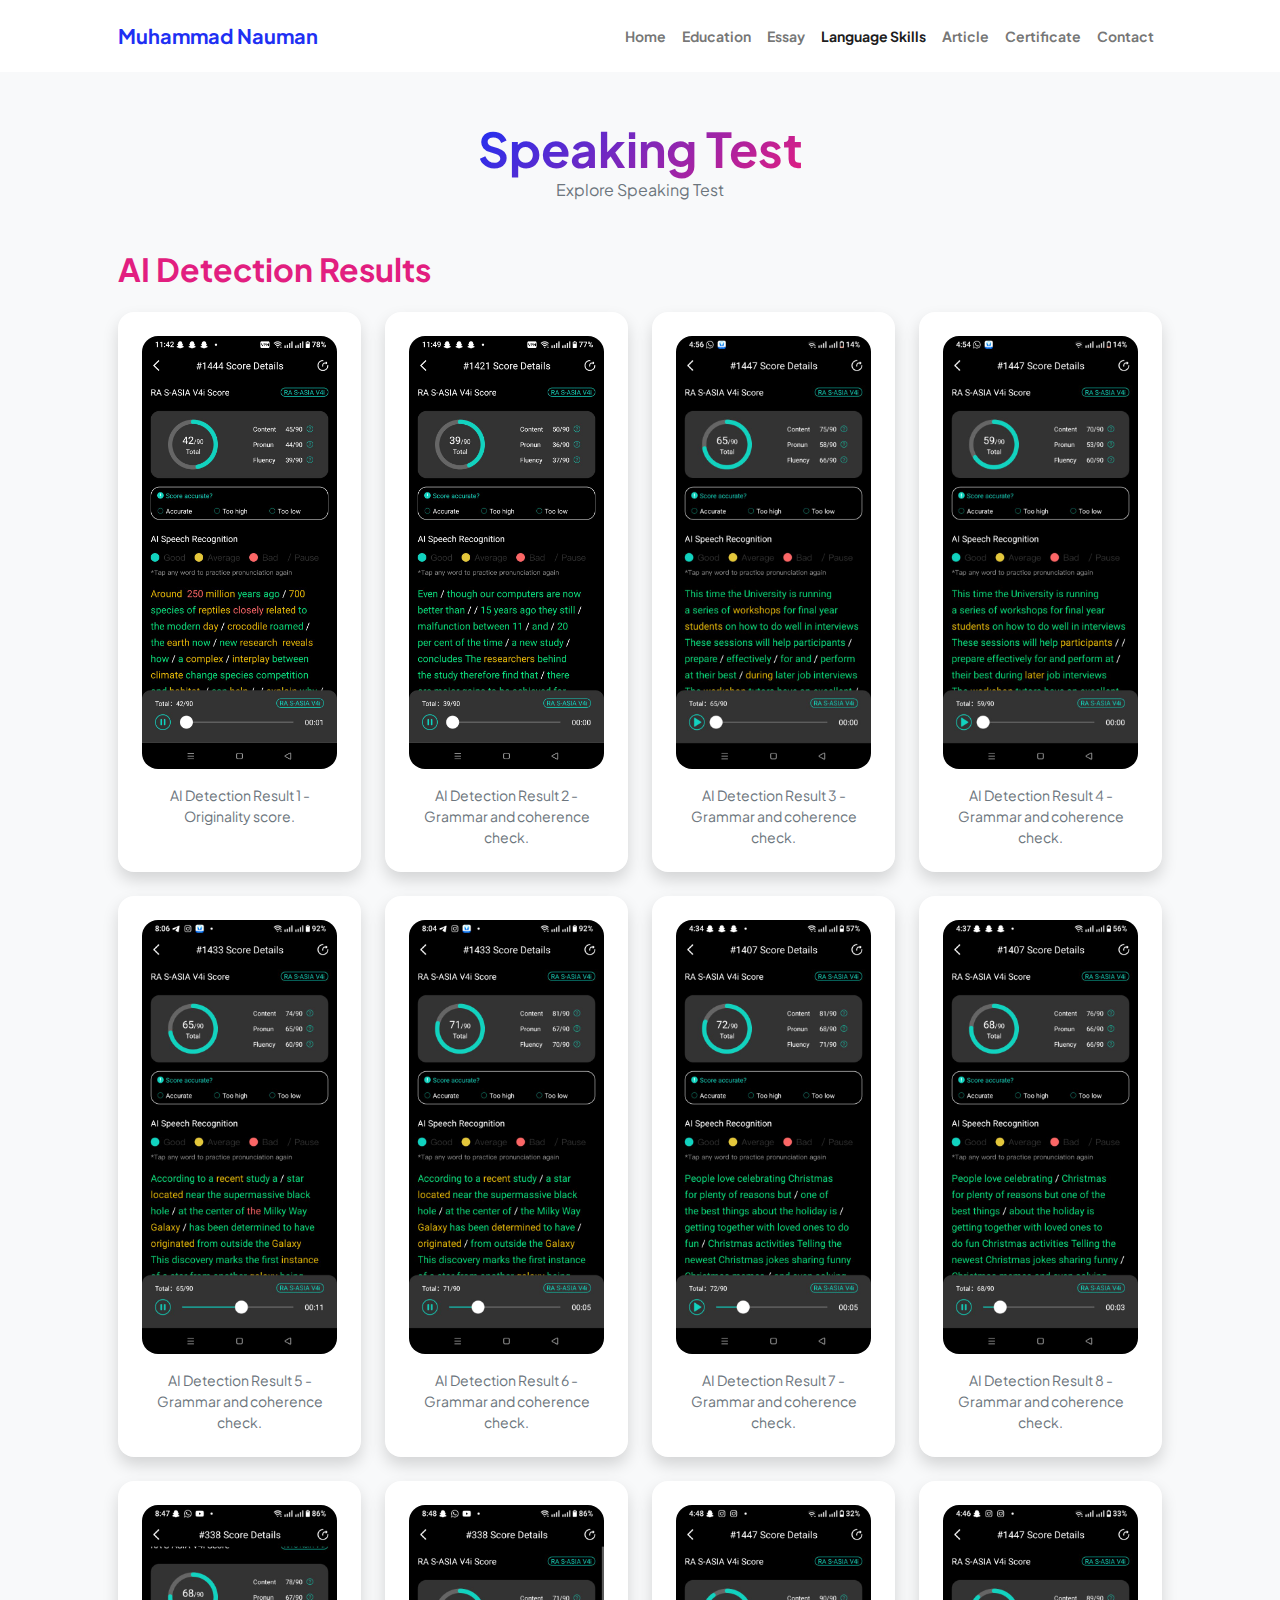
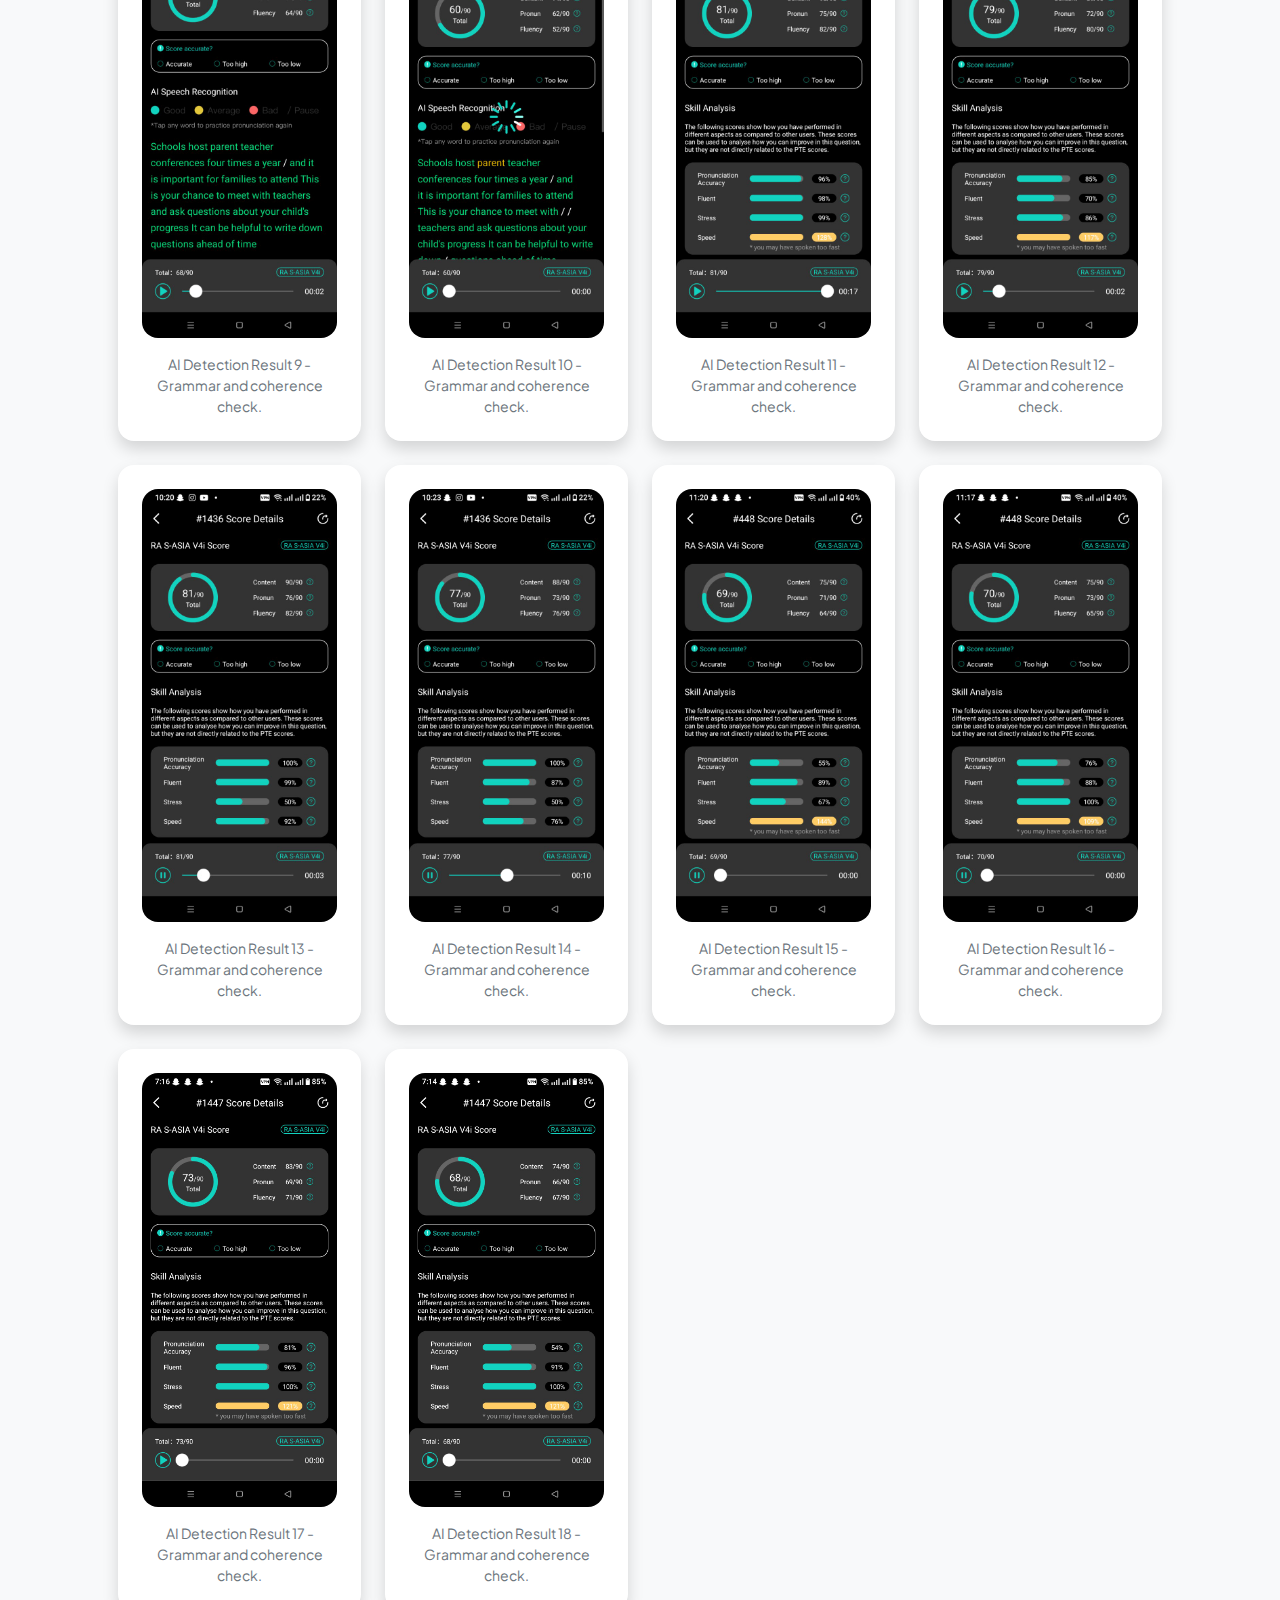
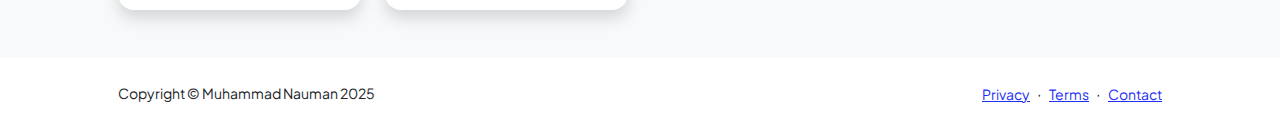
<file: speaking-test.html>
<!DOCTYPE html>
<html lang="en">
  <head>
    <meta charset="utf-8" />
    <meta
      name="viewport"
      content="width=device-width, initial-scale=1, shrink-to-fit=no"
    />
    <meta name="description" content="" />
    <meta name="author" content="" />
    <title>Muhammad Nauman</title>
    <!-- Favicon-->
    <link rel="icon" type="image/x-icon" href="assets/favicon.ico" />
    <!-- Custom Google font-->
    <link rel="preconnect" href="https://fonts.googleapis.com" />
    <link rel="preconnect" href="https://fonts.gstatic.com" crossorigin />
    <link
      href="https://fonts.googleapis.com/css2?family=Plus+Jakarta+Sans:wght@100;200;300;400;500;600;700;800;900&amp;display=swap"
      rel="stylesheet"
    />
    <!-- Bootstrap icons-->
    <link
      href="https://cdn.jsdelivr.net/npm/bootstrap-icons@1.8.1/font/bootstrap-icons.css"
      rel="stylesheet"
    />
    <!-- Core theme CSS (includes Bootstrap)-->
    <link href="css/styles.css" rel="stylesheet" />
  </head>
  <body class="d-flex flex-column h-100 bg-light">
    <main class="flex-shrink-0">
      <!-- Navigation -->
      <nav class="navbar navbar-expand-lg navbar-light bg-white py-3">
        <div class="container px-5">
          <a class="navbar-brand" href="index.html"
            ><span class="fw-bolder text-primary">Muhammad Nauman</span></a
          >
          <button
            class="navbar-toggler"
            type="button"
            data-bs-toggle="collapse"
            data-bs-target="#navbarSupportedContent"
            aria-controls="navbarSupportedContent"
            aria-expanded="false"
            aria-label="Toggle navigation"
          >
            <span class="navbar-toggler-icon"></span>
          </button>
          <div class="collapse navbar-collapse" id="navbarSupportedContent">
            <ul class="navbar-nav ms-auto mb-2 mb-lg-0 small fw-bolder">
              <li class="nav-item">
                <a class="nav-link" href="index.html">Home</a>
              </li>
              <li class="nav-item">
                <a class="nav-link" href="education.html">Education</a>
              </li>
              <li class="nav-item">
                <a class="nav-link" href="essay.html">Essay</a>
              </li>
              <li class="nav-item">
                <a class="nav-link active" href="speaking-test.html"
                  >Language Skills</a
                >
              </li>
              <li class="nav-item">
                <a class="nav-link" href="article.html">Article</a>
              </li>
              <li class="nav-item">
                <a class="nav-link" href="certificate.html">Certificate</a>
              </li>
              <li class="nav-item">
                <a class="nav-link" href="contact.html">Contact</a>
              </li>
            </ul>
          </div>
        </div>
      </nav>

      <!-- Page Content -->
      <div class="container px-5 my-5">
        <div class="text-center mb-5">
          <h1 class="display-5 fw-bolder mb-0">
            <span class="text-gradient d-inline">Speaking Test</span>
          </h1>
          <p class="text-muted">Explore Speaking Test</p>
        </div>

        <div class="row gx-5 justify-content-center">
          <div class="col-lg-11 col-xl-12 col-xxl-8">
            <!-- AI Detection Section -->
            <section>
              <h2 class="text-secondary fw-bolder mb-4">
                AI Detection Results
              </h2>

              <!-- Row of AI Detection Images -->
              <div class="row g-4">
                <!-- AI Detection Image 1 -->
                <div class="col-12 col-md-6 col-lg-4 col-xl-3">
                  <div class="card shadow border-0 rounded-4 h-100">
                    <div class="card-body p-4 text-center">
                      <img
                        src="assets/ai1.jpg"
                        alt="AI Detection 1"
                        class="img-fluid rounded-4 mb-3"
                      />
                      <p class="mb-0 text-muted small">
                        AI Detection Result 1 - Originality score.
                      </p>
                    </div>
                  </div>
                </div>
                <!-- AI Detection Image 2 -->
                <div class="col-12 col-md-6 col-lg-4 col-xl-3">
                  <div class="card shadow border-0 rounded-4 h-100">
                    <div class="card-body p-4 text-center">
                      <img
                        src="assets/ai2.jpg"
                        alt="AI Detection 2"
                        class="img-fluid rounded-4 mb-3"
                      />
                      <p class="mb-0 text-muted small">
                        AI Detection Result 2 - Grammar and coherence check.
                      </p>
                    </div>
                  </div>
                </div>
                <!-- AI Detection Image 3 -->
                <div class="col-12 col-md-6 col-lg-4 col-xl-3">
                  <div class="card shadow border-0 rounded-4 h-100">
                    <div class="card-body p-4 text-center">
                      <img
                        src="assets/ai3.jpg"
                        alt="AI Detection 3"
                        class="img-fluid rounded-4 mb-3"
                      />
                      <p class="mb-0 text-muted small">
                        AI Detection Result 3 - Grammar and coherence check.
                      </p>
                    </div>
                  </div>
                </div>
                <!-- AI Detection Image 4 -->
                <div class="col-12 col-md-6 col-lg-4 col-xl-3">
                  <div class="card shadow border-0 rounded-4 h-100">
                    <div class="card-body p-4 text-center">
                      <img
                        src="assets/ai4.jpg"
                        alt="AI Detection 4"
                        class="img-fluid rounded-4 mb-3"
                      />
                      <p class="mb-0 text-muted small">
                        AI Detection Result 4 - Grammar and coherence check.
                      </p>
                    </div>
                  </div>
                </div>
                <!-- AI Detection Image 4 -->
                <div class="col-12 col-md-6 col-lg-4 col-xl-3">
                  <div class="card shadow border-0 rounded-4 h-100">
                    <div class="card-body p-4 text-center">
                      <img
                        src="assets/ai5.jpg"
                        alt="AI Detection 5"
                        class="img-fluid rounded-4 mb-3"
                      />
                      <p class="mb-0 text-muted small">
                        AI Detection Result 5 - Grammar and coherence check.
                      </p>
                    </div>
                  </div>
                </div>
                <!-- AI Detection Image 4 -->
                <div class="col-12 col-md-6 col-lg-4 col-xl-3">
                  <div class="card shadow border-0 rounded-4 h-100">
                    <div class="card-body p-4 text-center">
                      <img
                        src="assets/ai6.jpg"
                        alt="AI Detection 6"
                        class="img-fluid rounded-4 mb-3"
                      />
                      <p class="mb-0 text-muted small">
                        AI Detection Result 6 - Grammar and coherence check.
                      </p>
                    </div>
                  </div>
                </div>
                <!-- AI Detection Image 4 -->
                <div class="col-12 col-md-6 col-lg-4 col-xl-3">
                  <div class="card shadow border-0 rounded-4 h-100">
                    <div class="card-body p-4 text-center">
                      <img
                        src="assets/ai7.jpg"
                        alt="AI Detection 7"
                        class="img-fluid rounded-4 mb-3"
                      />
                      <p class="mb-0 text-muted small">
                        AI Detection Result 7 - Grammar and coherence check.
                      </p>
                    </div>
                  </div>
                </div>
                <!-- AI Detection Image 4 -->
                <div class="col-12 col-md-6 col-lg-4 col-xl-3">
                  <div class="card shadow border-0 rounded-4 h-100">
                    <div class="card-body p-4 text-center">
                      <img
                        src="assets/ai8.jpg"
                        alt="AI Detection 8"
                        class="img-fluid rounded-4 mb-3"
                      />
                      <p class="mb-0 text-muted small">
                        AI Detection Result 8 - Grammar and coherence check.
                      </p>
                    </div>
                  </div>
                </div>
                <!-- AI Detection Image 4 -->
                <div class="col-12 col-md-6 col-lg-4 col-xl-3">
                  <div class="card shadow border-0 rounded-4 h-100">
                    <div class="card-body p-4 text-center">
                      <img
                        src="assets/ai9.jpg"
                        alt="AI Detection 9"
                        class="img-fluid rounded-4 mb-3"
                      />
                      <p class="mb-0 text-muted small">
                        AI Detection Result 9 - Grammar and coherence check.
                      </p>
                    </div>
                  </div>
                </div>
                <!-- AI Detection Image 4 -->
                <div class="col-12 col-md-6 col-lg-4 col-xl-3">
                  <div class="card shadow border-0 rounded-4 h-100">
                    <div class="card-body p-4 text-center">
                      <img
                        src="assets/ai10.jpg"
                        alt="AI Detection 10"
                        class="img-fluid rounded-4 mb-3"
                      />
                      <p class="mb-0 text-muted small">
                        AI Detection Result 10 - Grammar and coherence check.
                      </p>
                    </div>
                  </div>
                </div>
                <!-- AI Detection Image 4 -->
                <div class="col-12 col-md-6 col-lg-4 col-xl-3">
                  <div class="card shadow border-0 rounded-4 h-100">
                    <div class="card-body p-4 text-center">
                      <img
                        src="assets/ai11.jpg"
                        alt="AI Detection 11"
                        class="img-fluid rounded-4 mb-3"
                      />
                      <p class="mb-0 text-muted small">
                        AI Detection Result 11 - Grammar and coherence check.
                      </p>
                    </div>
                  </div>
                </div>
                <!-- AI Detection Image 4 -->
                <div class="col-12 col-md-6 col-lg-4 col-xl-3">
                  <div class="card shadow border-0 rounded-4 h-100">
                    <div class="card-body p-4 text-center">
                      <img
                        src="assets/ai12.jpg"
                        alt="AI Detection 12"
                        class="img-fluid rounded-4 mb-3"
                      />
                      <p class="mb-0 text-muted small">
                        AI Detection Result 12 - Grammar and coherence check.
                      </p>
                    </div>
                  </div>
                </div>
                <!-- AI Detection Image 4 -->
                <div class="col-12 col-md-6 col-lg-4 col-xl-3">
                  <div class="card shadow border-0 rounded-4 h-100">
                    <div class="card-body p-4 text-center">
                      <img
                        src="assets/ai13.jpg"
                        alt="AI Detection 13"
                        class="img-fluid rounded-4 mb-3"
                      />
                      <p class="mb-0 text-muted small">
                        AI Detection Result 13 - Grammar and coherence check.
                      </p>
                    </div>
                  </div>
                </div>
                <!-- AI Detection Image 4 -->
                <div class="col-12 col-md-6 col-lg-4 col-xl-3">
                  <div class="card shadow border-0 rounded-4 h-100">
                    <div class="card-body p-4 text-center">
                      <img
                        src="assets/ai14.jpg"
                        alt="AI Detection 14"
                        class="img-fluid rounded-4 mb-3"
                      />
                      <p class="mb-0 text-muted small">
                        AI Detection Result 14 - Grammar and coherence check.
                      </p>
                    </div>
                  </div>
                </div>
                <!-- AI Detection Image 4 -->
                <div class="col-12 col-md-6 col-lg-4 col-xl-3">
                  <div class="card shadow border-0 rounded-4 h-100">
                    <div class="card-body p-4 text-center">
                      <img
                        src="assets/ai15.jpg"
                        alt="AI Detection 15"
                        class="img-fluid rounded-4 mb-3"
                      />
                      <p class="mb-0 text-muted small">
                        AI Detection Result 15 - Grammar and coherence check.
                      </p>
                    </div>
                  </div>
                </div>
                <!-- AI Detection Image 4 -->
                <div class="col-12 col-md-6 col-lg-4 col-xl-3">
                  <div class="card shadow border-0 rounded-4 h-100">
                    <div class="card-body p-4 text-center">
                      <img
                        src="assets/ai16.jpg"
                        alt="AI Detection 16"
                        class="img-fluid rounded-4 mb-3"
                      />
                      <p class="mb-0 text-muted small">
                        AI Detection Result 16 - Grammar and coherence check.
                      </p>
                    </div>
                  </div>
                </div>
                <!-- AI Detection Image 4 -->
                <div class="col-12 col-md-6 col-lg-4 col-xl-3">
                  <div class="card shadow border-0 rounded-4 h-100">
                    <div class="card-body p-4 text-center">
                      <img
                        src="assets/ai17.jpg"
                        alt="AI Detection 17"
                        class="img-fluid rounded-4 mb-3"
                      />
                      <p class="mb-0 text-muted small">
                        AI Detection Result 17 - Grammar and coherence check.
                      </p>
                    </div>
                  </div>
                </div>
                <!-- AI Detection Image 4 -->
                <div class="col-12 col-md-6 col-lg-4 col-xl-3">
                  <div class="card shadow border-0 rounded-4 h-100">
                    <div class="card-body p-4 text-center">
                      <img
                        src="assets/ai18.jpg"
                        alt="AI Detection 18"
                        class="img-fluid rounded-4 mb-3"
                      />
                      <p class="mb-0 text-muted small">
                        AI Detection Result 18 - Grammar and coherence check.
                      </p>
                    </div>
                  </div>
                </div>
              </div>
            </section>
          </div>
        </div>
      </div>
    </main>

    <!-- Footer-->
    <footer class="bg-white py-4 mt-auto">
      <div class="container px-5">
        <div
          class="row align-items-center justify-content-between flex-column flex-sm-row"
        >
          <div class="col-auto">
            <div class="small m-0">Copyright &copy; Muhammad Nauman 2025</div>
          </div>
          <div class="col-auto">
            <a class="small" href="#!">Privacy</a>
            <span class="mx-1">&middot;</span>
            <a class="small" href="#!">Terms</a>
            <span class="mx-1">&middot;</span>
            <a class="small" href="#!">Contact</a>
          </div>
        </div>
      </div>
    </footer>
    <!-- Bootstrap core JS-->
    <script src="https://cdn.jsdelivr.net/npm/bootstrap@5.2.3/dist/js/bootstrap.bundle.min.js"></script>
    <!-- Core theme JS-->
    <script src="js/scripts.js"></script>
  </body>
</html>
</file>
